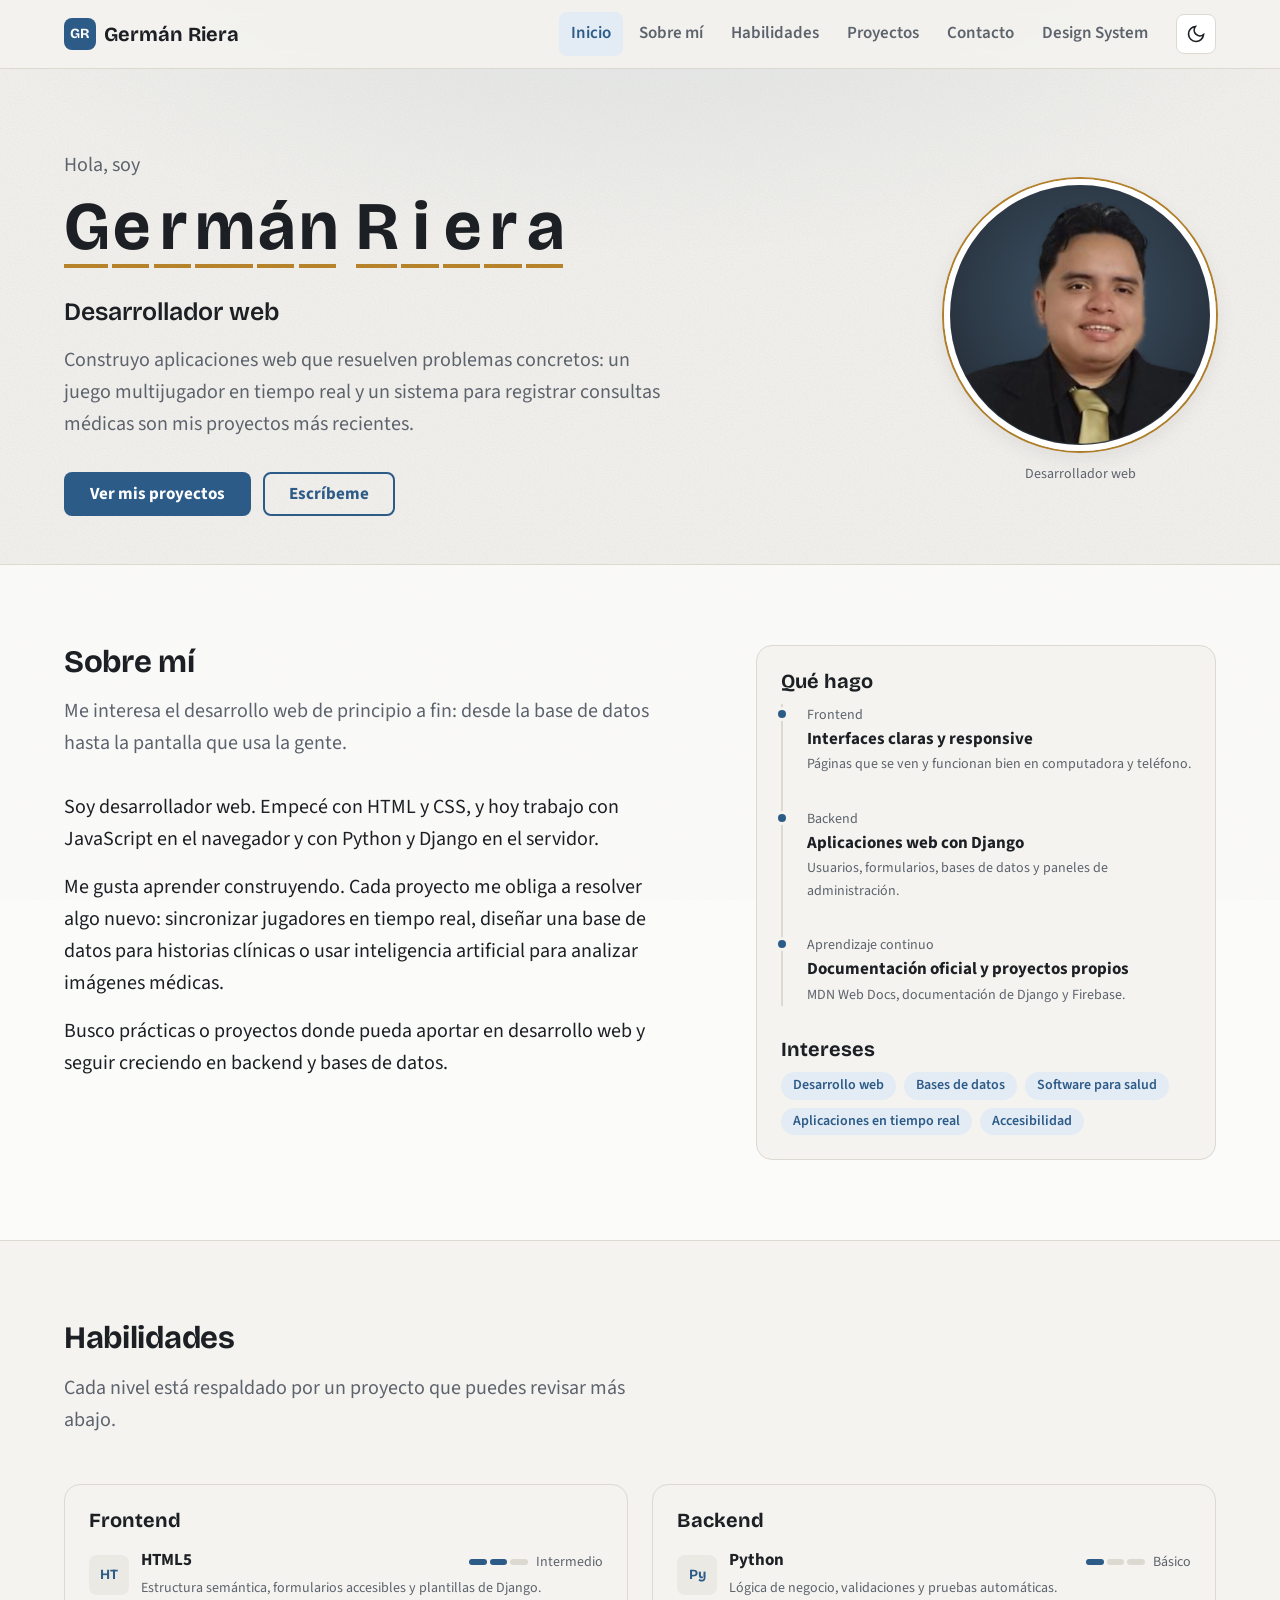
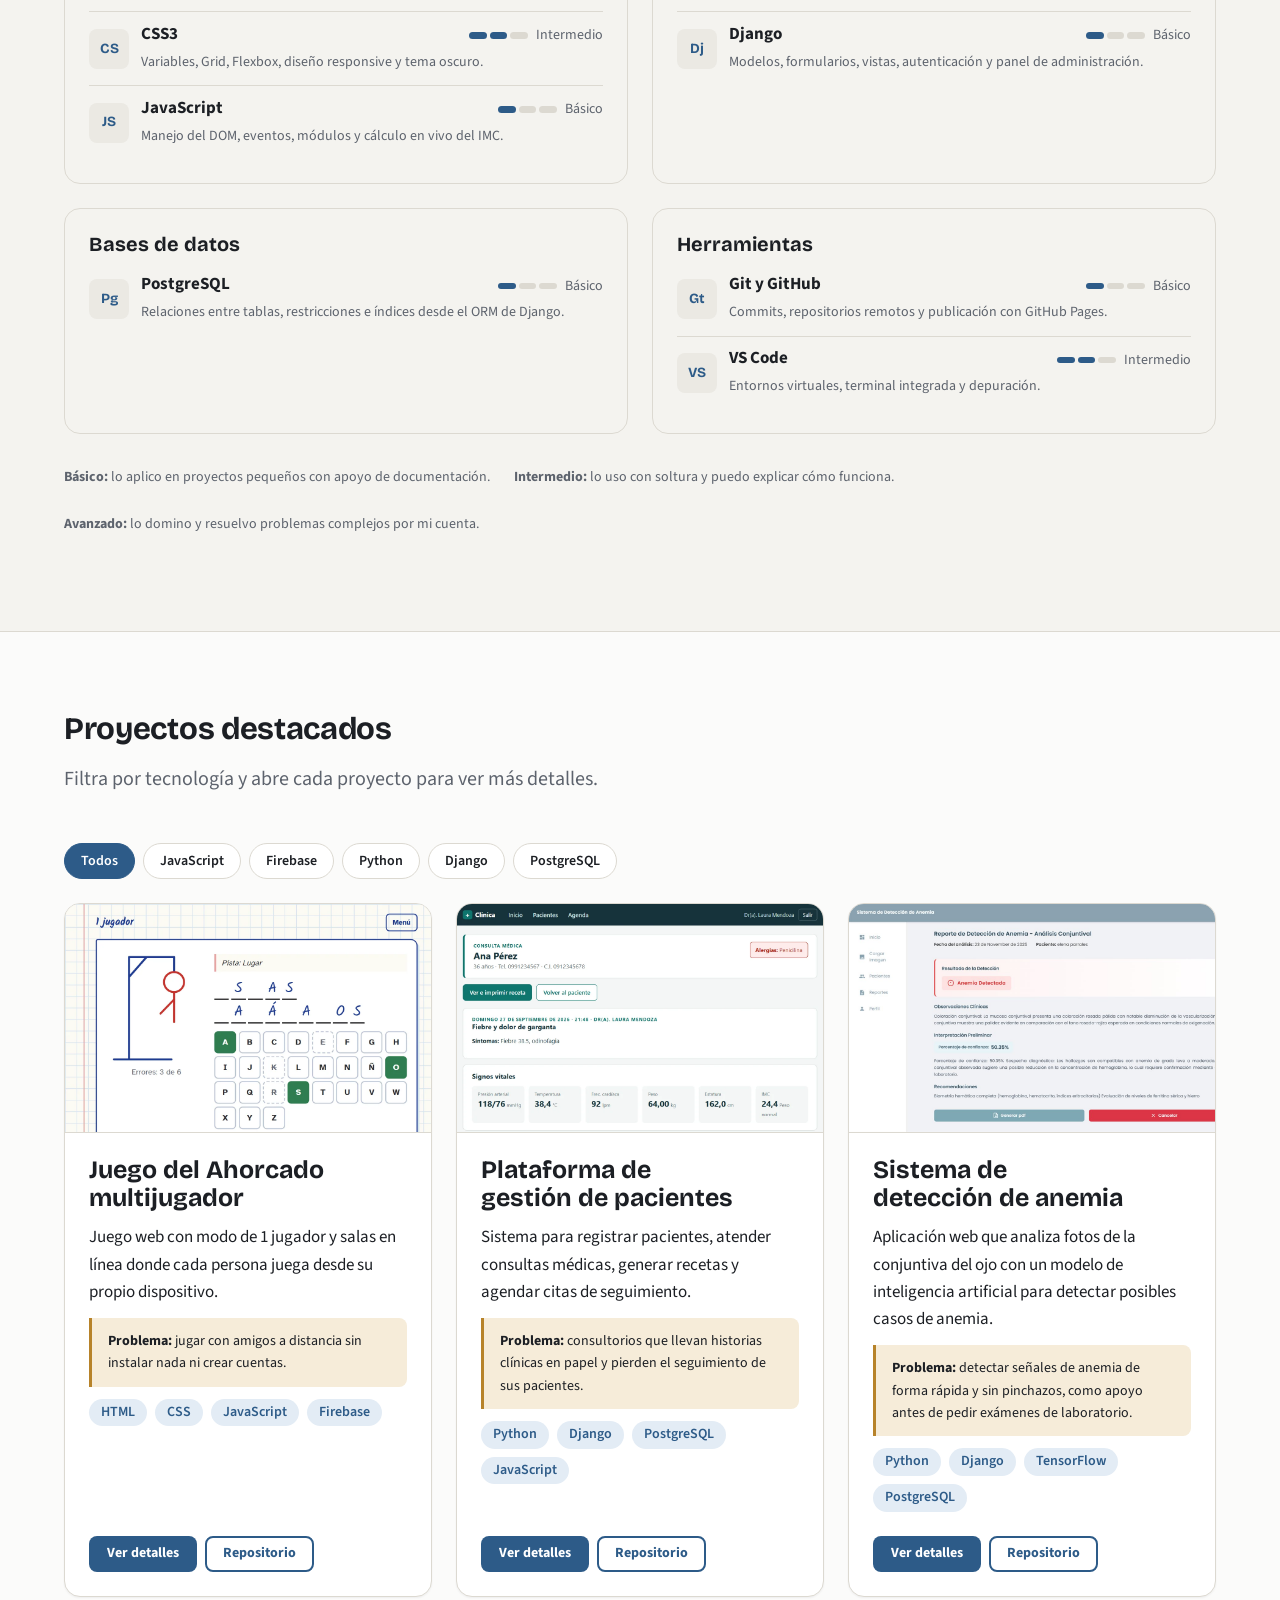
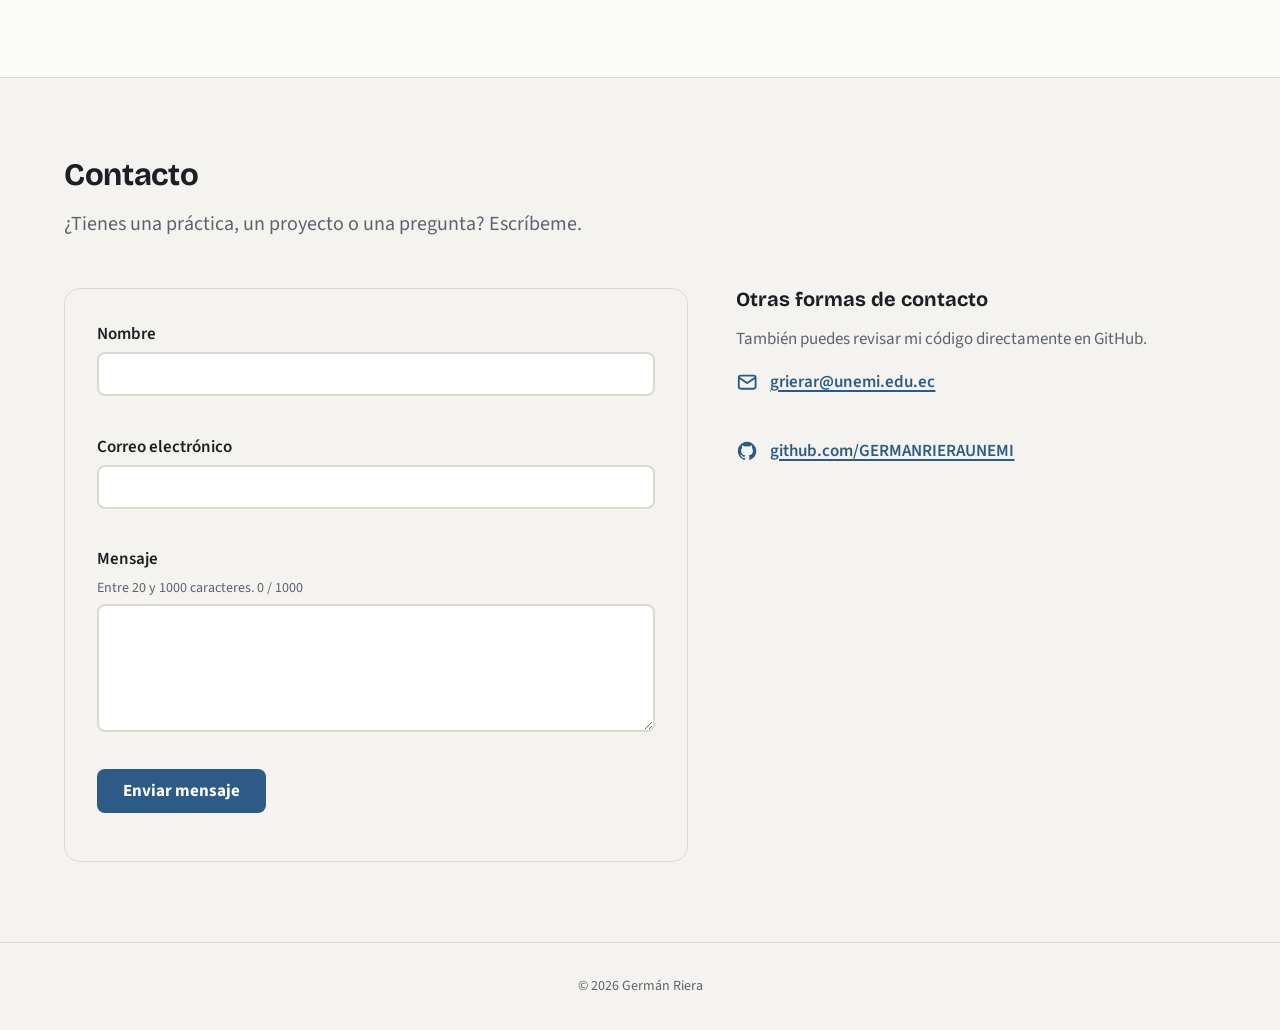
<file: index.html>
<!DOCTYPE html>
<html lang="es">
<head>
  <meta charset="UTF-8">
  <meta name="viewport" content="width=device-width, initial-scale=1">
  <title>Germán Riera · Desarrollador web</title>
  <meta name="description" content="Portafolio de Germán Riera, desarrollador web. Proyectos con HTML, CSS, JavaScript, Python y Django.">
  <link rel="icon" href="assets/img/favicon.svg" type="image/svg+xml">

  <link rel="preconnect" href="https://fonts.googleapis.com">
  <link rel="preconnect" href="https://fonts.gstatic.com" crossorigin>
  <link href="https://fonts.googleapis.com/css2?family=Bricolage+Grotesque:opsz,wght@12..96,600;12..96,700&family=Source+Sans+3:wght@400;600;700&display=swap" rel="stylesheet">

  <link rel="stylesheet" href="css/tokens.css">
  <link rel="stylesheet" href="css/base.css">
  <link rel="stylesheet" href="css/components.css">
  <link rel="stylesheet" href="css/layout.css">

  <script src="js/tema-inicial.js"></script>
  <script src="js/tema.js" defer></script>
  <script src="js/navegacion.js" defer></script>
  <script src="js/hero.js" defer></script>
  <script src="js/proyectos.js" defer></script>
  <script src="js/formulario.js" defer></script>
</head>
<body>
  <a class="skip-link" href="#contenido">Saltar al contenido</a>

  <header class="navbar">
    <nav class="navbar__inner container" aria-label="Principal">
      <a class="navbar__brand" href="#inicio">
        <span class="navbar__brand-mark" aria-hidden="true">GR</span>
        Germán Riera
      </a>

      <ul class="navbar__links" id="menu-principal">
        <li><a class="navbar__link" href="#inicio">Inicio</a></li>
        <li><a class="navbar__link" href="#sobre-mi">Sobre mí</a></li>
        <li><a class="navbar__link" href="#habilidades">Habilidades</a></li>
        <li><a class="navbar__link" href="#proyectos">Proyectos</a></li>
        <li><a class="navbar__link" href="#contacto">Contacto</a></li>
        <li><a class="navbar__link" href="design-system.html">Design System</a></li>
      </ul>

      <button class="btn-icon theme-toggle" type="button" aria-label="Cambiar a tema oscuro" data-theme-toggle>
        <svg class="icon-moon" viewBox="0 0 24 24" fill="none" stroke="currentColor" stroke-width="2" aria-hidden="true"><path d="M21 12.8A9 9 0 1 1 11.2 3a7 7 0 0 0 9.8 9.8z"/></svg>
        <svg class="icon-sun" viewBox="0 0 24 24" fill="none" stroke="currentColor" stroke-width="2" aria-hidden="true"><circle cx="12" cy="12" r="4"/><path d="M12 2v2M12 20v2M4.9 4.9l1.4 1.4M17.7 17.7l1.4 1.4M2 12h2M20 12h2M4.9 19.1l1.4-1.4M17.7 6.3l1.4-1.4"/></svg>
      </button>

      <button class="btn-icon navbar__toggle" type="button" aria-label="Abrir menú" aria-expanded="false" aria-controls="menu-principal" data-menu-toggle>
        <svg viewBox="0 0 24 24" fill="none" stroke="currentColor" stroke-width="2" aria-hidden="true"><path d="M4 7h16M4 12h16M4 17h16"/></svg>
      </button>
    </nav>
  </header>

  <main id="contenido">

    <section class="hero" id="inicio" aria-labelledby="titulo-inicio">
      <div class="hero__grid container">
        <div>
          <p class="hero__greeting">Hola, soy</p>
          <h1 class="hero__name" id="titulo-inicio" data-reveal-name>Germán Riera</h1>
          <p class="hero__role">Desarrollador web</p>
          <p class="hero__intro">
            Construyo aplicaciones web que resuelven problemas concretos: un juego multijugador
            en tiempo real y un sistema para registrar consultas médicas son mis proyectos más recientes.
          </p>
          <div class="hero__actions">
            <a class="btn btn--primary" href="#proyectos">Ver mis proyectos</a>
            <a class="btn btn--secondary" href="#contacto">Escríbeme</a>
          </div>
        </div>

        <figure class="avatar">
          <img class="avatar__image" src="assets/img/foto-perfil.jpg" alt="Germán Riera, de traje negro y corbata dorada, sonriendo" width="400" height="400">
          <figcaption class="avatar__caption">Desarrollador web</figcaption>
        </figure>
      </div>
    </section>

    <section class="section section--alt" id="sobre-mi" aria-labelledby="titulo-sobre-mi">
      <div class="container">
        <div class="about__grid">
          <div class="about__text">
            <header class="section__header">
              <h2 id="titulo-sobre-mi">Sobre mí</h2>
              <p>Me interesa el desarrollo web de principio a fin: desde la base de datos hasta la pantalla que usa la gente.</p>
            </header>

            <p>
              Soy desarrollador web. Empecé con HTML y CSS, y hoy trabajo con JavaScript en el navegador
              y con Python y Django en el servidor.
            </p>
            <p>
              Me gusta aprender construyendo. Cada proyecto me obliga a resolver algo nuevo: sincronizar
              jugadores en tiempo real, diseñar una base de datos para historias clínicas o usar
              inteligencia artificial para analizar imágenes médicas.
            </p>
            <p>
              Busco prácticas o proyectos donde pueda aportar en desarrollo web y seguir creciendo
              en backend y bases de datos.
            </p>
          </div>

          <aside class="about__aside" aria-label="Qué hago e intereses">
            <h3>Qué hago</h3>
            <ol class="timeline">
              <li class="timeline__item">
                <span class="timeline__period">Frontend</span>
                <p class="timeline__title">Interfaces claras y responsive</p>
                <p class="text-muted text-small">Páginas que se ven y funcionan bien en computadora y teléfono.</p>
              </li>
              <li class="timeline__item">
                <span class="timeline__period">Backend</span>
                <p class="timeline__title">Aplicaciones web con Django</p>
                <p class="text-muted text-small">Usuarios, formularios, bases de datos y paneles de administración.</p>
              </li>
              <li class="timeline__item">
                <span class="timeline__period">Aprendizaje continuo</span>
                <p class="timeline__title">Documentación oficial y proyectos propios</p>
                <p class="text-muted text-small">MDN Web Docs, documentación de Django y Firebase.</p>
              </li>
            </ol>

            <h3>Intereses</h3>
            <ul class="badge-list">
              <li class="badge">Desarrollo web</li>
              <li class="badge">Bases de datos</li>
              <li class="badge">Software para salud</li>
              <li class="badge">Aplicaciones en tiempo real</li>
              <li class="badge">Accesibilidad</li>
            </ul>
          </aside>
        </div>
      </div>
    </section>

    <section class="section" id="habilidades" aria-labelledby="titulo-habilidades">
      <div class="container">
        <header class="section__header">
          <h2 id="titulo-habilidades">Habilidades</h2>
          <p>Cada nivel está respaldado por un proyecto que puedes revisar más abajo.</p>
        </header>

        <div class="skills__grid">
          <article class="skills__group">
            <h3>Frontend</h3>
            <ul class="skills__list">
              <li class="skill">
                <span class="skill__icon" aria-hidden="true">HT</span>
                <div class="skill__header">
                  <h4 class="skill__name">HTML5</h4>
                  <span class="level" data-level="2"><span class="level__bar" aria-hidden="true"><span></span><span></span><span></span></span>Intermedio</span>
                </div>
                <p class="skill__description">Estructura semántica, formularios accesibles y plantillas de Django.</p>
              </li>
              <li class="skill">
                <span class="skill__icon" aria-hidden="true">CS</span>
                <div class="skill__header">
                  <h4 class="skill__name">CSS3</h4>
                  <span class="level" data-level="2"><span class="level__bar" aria-hidden="true"><span></span><span></span><span></span></span>Intermedio</span>
                </div>
                <p class="skill__description">Variables, Grid, Flexbox, diseño responsive y tema oscuro.</p>
              </li>
              <li class="skill">
                <span class="skill__icon" aria-hidden="true">JS</span>
                <div class="skill__header">
                  <h4 class="skill__name">JavaScript</h4>
                  <span class="level" data-level="1"><span class="level__bar" aria-hidden="true"><span></span><span></span><span></span></span>Básico</span>
                </div>
                <p class="skill__description">Manejo del DOM, eventos, módulos y cálculo en vivo del IMC.</p>
              </li>
            </ul>
          </article>

          <article class="skills__group">
            <h3>Backend</h3>
            <ul class="skills__list">
              <li class="skill">
                <span class="skill__icon" aria-hidden="true">Py</span>
                <div class="skill__header">
                  <h4 class="skill__name">Python</h4>
                  <span class="level" data-level="1"><span class="level__bar" aria-hidden="true"><span></span><span></span><span></span></span>Básico</span>
                </div>
                <p class="skill__description">Lógica de negocio, validaciones y pruebas automáticas.</p>
              </li>
              <li class="skill">
                <span class="skill__icon" aria-hidden="true">Dj</span>
                <div class="skill__header">
                  <h4 class="skill__name">Django</h4>
                  <span class="level" data-level="1"><span class="level__bar" aria-hidden="true"><span></span><span></span><span></span></span>Básico</span>
                </div>
                <p class="skill__description">Modelos, formularios, vistas, autenticación y panel de administración.</p>
              </li>
            </ul>
          </article>

          <article class="skills__group">
            <h3>Bases de datos</h3>
            <ul class="skills__list">
              <li class="skill">
                <span class="skill__icon" aria-hidden="true">Pg</span>
                <div class="skill__header">
                  <h4 class="skill__name">PostgreSQL</h4>
                  <span class="level" data-level="1"><span class="level__bar" aria-hidden="true"><span></span><span></span><span></span></span>Básico</span>
                </div>
                <p class="skill__description">Relaciones entre tablas, restricciones e índices desde el ORM de Django.</p>
              </li>
            </ul>
          </article>

          <article class="skills__group">
            <h3>Herramientas</h3>
            <ul class="skills__list">
              <li class="skill">
                <span class="skill__icon" aria-hidden="true">Gt</span>
                <div class="skill__header">
                  <h4 class="skill__name">Git y GitHub</h4>
                  <span class="level" data-level="1"><span class="level__bar" aria-hidden="true"><span></span><span></span><span></span></span>Básico</span>
                </div>
                <p class="skill__description">Commits, repositorios remotos y publicación con GitHub Pages.</p>
              </li>
              <li class="skill">
                <span class="skill__icon" aria-hidden="true">VS</span>
                <div class="skill__header">
                  <h4 class="skill__name">VS Code</h4>
                  <span class="level" data-level="2"><span class="level__bar" aria-hidden="true"><span></span><span></span><span></span></span>Intermedio</span>
                </div>
                <p class="skill__description">Entornos virtuales, terminal integrada y depuración.</p>
              </li>
            </ul>
          </article>
        </div>

        <p class="skills__legend">
          <span><strong>Básico:</strong> lo aplico en proyectos pequeños con apoyo de documentación.</span>
          <span><strong>Intermedio:</strong> lo uso con soltura y puedo explicar cómo funciona.</span>
          <span><strong>Avanzado:</strong> lo domino y resuelvo problemas complejos por mi cuenta.</span>
        </p>
      </div>
    </section>

    <section class="section section--alt" id="proyectos" aria-labelledby="titulo-proyectos">
      <div class="container">
        <header class="section__header">
          <h2 id="titulo-proyectos">Proyectos destacados</h2>
          <p>Filtra por tecnología y abre cada proyecto para ver más detalles.</p>
        </header>

        <div class="filters" role="group" aria-label="Filtrar proyectos por tecnología">
          <button class="chip" type="button" data-filter="todos" aria-pressed="true">Todos</button>
          <button class="chip" type="button" data-filter="javascript" aria-pressed="false">JavaScript</button>
          <button class="chip" type="button" data-filter="firebase" aria-pressed="false">Firebase</button>
          <button class="chip" type="button" data-filter="python" aria-pressed="false">Python</button>
          <button class="chip" type="button" data-filter="django" aria-pressed="false">Django</button>
          <button class="chip" type="button" data-filter="postgresql" aria-pressed="false">PostgreSQL</button>
        </div>
        <p class="sr-only" aria-live="polite" data-filter-status></p>

        <div class="projects__grid">

          <article class="card" data-tech="html css javascript firebase">
            <figure class="card__media">
              <img src="assets/img/proyecto-ahorcado.webp" alt="Partida del juego del ahorcado en modo 1 jugador, con la pista Lugar, letras acertadas y 3 errores de 6" width="1200" height="750" loading="lazy">
            </figure>
            <div class="card__body">
              <h3 class="card__title">Juego del Ahorcado multijugador</h3>
              <p class="card__text">Juego web con modo de 1 jugador y salas en línea donde cada persona juega desde su propio dispositivo.</p>
              <p class="card__problem"><strong>Problema:</strong> jugar con amigos a distancia sin instalar nada ni crear cuentas.</p>
              <ul class="badge-list" aria-label="Tecnologías">
                <li class="badge">HTML</li>
                <li class="badge">CSS</li>
                <li class="badge">JavaScript</li>
                <li class="badge">Firebase</li>
              </ul>
              <div class="card__actions">
                <button class="btn btn--primary btn--small" type="button" data-open-project>Ver detalles</button>
                <a class="btn btn--secondary btn--small" href="https://github.com/GERMANRIERAUNEMI/Juego-del-Ahorcado" target="_blank" rel="noopener">Repositorio</a>
              </div>
            </div>
            <template class="card__detail">
              <p>
                Tiene dos modos. En <strong>1 jugador</strong> se adivinan palabras al azar, con puntos,
                rachas y un récord guardado en el dispositivo. En <strong>2 jugadores</strong> se crea una
                sala con un código de 4 letras y todos ven las jugadas al instante.
              </p>
              <h4>Qué resuelve</h4>
              <p>Permite jugar con amigos que están en otro lugar, solo abriendo un enlace, sin descargar aplicaciones ni registrarse.</p>
              <h4>Lo que aprendí</h4>
              <ul>
                <li>Separar el código en capas: reglas del juego, servicios de datos e interfaz.</li>
                <li>Sincronizar datos en tiempo real con Firestore y proteger la base con reglas de seguridad.</li>
                <li>Escribir pruebas automáticas para la lógica del juego.</li>
              </ul>
            </template>
          </article>

          <article class="card" data-tech="python django postgresql javascript html css">
            <figure class="card__media">
              <img src="assets/img/proyecto-clinica.webp" alt="Detalle de una consulta médica con datos del paciente, alerta de alergias, síntomas y signos vitales con el IMC" width="1200" height="750" loading="lazy">
            </figure>
            <div class="card__body">
              <h3 class="card__title">Plataforma de gestión de pacientes</h3>
              <p class="card__text">Sistema para registrar pacientes, atender consultas médicas, generar recetas y agendar citas de seguimiento.</p>
              <p class="card__problem"><strong>Problema:</strong> consultorios que llevan historias clínicas en papel y pierden el seguimiento de sus pacientes.</p>
              <ul class="badge-list" aria-label="Tecnologías">
                <li class="badge">Python</li>
                <li class="badge">Django</li>
                <li class="badge">PostgreSQL</li>
                <li class="badge">JavaScript</li>
              </ul>
              <div class="card__actions">
                <button class="btn btn--primary btn--small" type="button" data-open-project>Ver detalles</button>
                <a class="btn btn--secondary btn--small" href="https://github.com/GERMANRIERAUNEMI/plataforma-de-gestion-de-pacientes" target="_blank" rel="noopener">Repositorio</a>
              </div>
            </div>
            <template class="card__detail">
              <p>
                El doctor busca al paciente, abre una consulta y registra síntomas, signos vitales,
                diagnóstico y receta. El IMC se calcula en vivo mientras escribe el peso y la estatura,
                y al final puede agendar una cita de seguimiento.
              </p>
              <h4>Qué resuelve</h4>
              <p>Centraliza el historial de cada paciente, muestra sus alergias antes de recetar y organiza la agenda de citas.</p>
              <h4>Lo que aprendí</h4>
              <ul>
                <li>Diseñar modelos relacionados en Django: pacientes, consultas, medicamentos y citas.</li>
                <li>Guardar varios formularios en una sola transacción para no dejar datos a medias.</li>
                <li>Proteger contraseñas con variables de entorno antes de subir el código a GitHub.</li>
              </ul>
              <p class="text-muted text-small">Este proyecto necesita un servidor con Python, por eso no tiene una versión publicada en GitHub Pages.</p>
            </template>
          </article>

          <article class="card" data-tech="python django tensorflow postgresql javascript html css">
            <figure class="card__media">
              <img src="assets/img/proyecto-anemia.jpg" alt="Reporte de un análisis conjuntival con el resultado Anemia Detectada, observaciones clínicas y porcentaje de confianza" width="1200" height="750" loading="lazy">
            </figure>
            <div class="card__body">
              <h3 class="card__title">Sistema de detección de anemia</h3>
              <p class="card__text">Aplicación web que analiza fotos de la conjuntiva del ojo con un modelo de inteligencia artificial para detectar posibles casos de anemia.</p>
              <p class="card__problem"><strong>Problema:</strong> detectar señales de anemia de forma rápida y sin pinchazos, como apoyo antes de pedir exámenes de laboratorio.</p>
              <ul class="badge-list" aria-label="Tecnologías">
                <li class="badge">Python</li>
                <li class="badge">Django</li>
                <li class="badge">TensorFlow</li>
                <li class="badge">PostgreSQL</li>
              </ul>
              <div class="card__actions">
                <button class="btn btn--primary btn--small" type="button" data-open-project>Ver detalles</button>
                <a class="btn btn--secondary btn--small" href="https://github.com/GERMANRIERAUNEMI/Sistema-de-Detecci-n-de-Anemia" target="_blank" rel="noopener">Repositorio</a>
              </div>
            </div>
            <template class="card__detail">
              <p>
                El médico registra al paciente, sube una foto de la conjuntiva palpebral y el sistema la
                procesa con un modelo de TensorFlow. El resultado indica si hay sospecha de anemia, con su
                porcentaje de confianza, observaciones y recomendaciones, y se puede descargar en PDF.
              </p>
              <h4>Qué resuelve</h4>
              <p>Ofrece una primera evaluación no invasiva y guarda el historial de análisis y reportes de cada paciente.</p>
              <h4>Lo que aprendí</h4>
              <ul>
                <li>Cargar un modelo de aprendizaje automático y usarlo desde una vista de Django.</li>
                <li>Preparar las imágenes antes de analizarlas: convertir a RGB y redimensionar.</li>
                <li>Separar el proyecto en apps: pacientes y análisis por un lado, autenticación y perfiles por otro.</li>
                <li>Generar reportes en PDF con ReportLab.</li>
              </ul>
              <p class="text-muted text-small">Los resultados son orientativos y no sustituyen la valoración de un profesional de la salud.</p>
            </template>
          </article>
        </div>

        <p class="projects__empty" data-projects-empty hidden>No hay proyectos con esa tecnología todavía.</p>
      </div>
    </section>

    <section class="section" id="contacto" aria-labelledby="titulo-contacto">
      <div class="container">
        <header class="section__header">
          <h2 id="titulo-contacto">Contacto</h2>
          <p>¿Tienes una práctica, un proyecto o una pregunta? Escríbeme.</p>
        </header>

        <div class="contact__grid">
          <form class="contact__form" novalidate data-contact-form data-email="grierar@unemi.edu.ec">
            <div class="field">
              <label class="field__label" for="nombre">Nombre</label>
              <input class="input" id="nombre" name="nombre" type="text" autocomplete="name" required minlength="3" maxlength="80" aria-describedby="error-nombre">
              <span class="field__error" id="error-nombre" aria-live="polite"></span>
            </div>

            <div class="field">
              <label class="field__label" for="email">Correo electrónico</label>
              <input class="input" id="email" name="email" type="email" autocomplete="email" required maxlength="120" aria-describedby="error-email">
              <span class="field__error" id="error-email" aria-live="polite"></span>
            </div>

            <div class="field">
              <label class="field__label" for="mensaje">Mensaje</label>
              <span class="field__hint" id="ayuda-mensaje">Entre 20 y 1000 caracteres. <span data-char-count>0 / 1000</span></span>
              <textarea class="textarea" id="mensaje" name="mensaje" required minlength="20" maxlength="1000" aria-describedby="ayuda-mensaje error-mensaje"></textarea>
              <span class="field__error" id="error-mensaje" aria-live="polite"></span>
            </div>

            <input type="text" name="_honey" tabindex="-1" autocomplete="off" aria-hidden="true" style="display:none">

            <button class="btn btn--primary" type="submit">Enviar mensaje</button>
            <p class="form-status" role="status" data-form-status></p>
          </form>

          <aside aria-labelledby="titulo-otras-vias">
            <h3 id="titulo-otras-vias">Otras formas de contacto</h3>
            <p class="text-muted">También puedes revisar mi código directamente en GitHub.</p>
            <ul class="contact__links">
              <li>
                <button class="contact__copy" type="button" data-copy-email="grierar@unemi.edu.ec">
                  <svg viewBox="0 0 24 24" fill="none" stroke="currentColor" stroke-width="2" aria-hidden="true"><rect x="3" y="5" width="18" height="14" rx="2"/><path d="m3 7 9 6 9-6"/></svg>
                  grierar@unemi.edu.ec
                </button>
                <span class="contact__copy-status" role="status" data-copy-status></span>
              </li>
              <li>
                <a href="https://github.com/GERMANRIERAUNEMI" target="_blank" rel="noopener">
                  <svg viewBox="0 0 24 24" fill="currentColor" aria-hidden="true"><path d="M12 2a10 10 0 0 0-3.2 19.5c.5.1.7-.2.7-.5v-1.7c-2.8.6-3.4-1.3-3.4-1.3-.5-1.2-1.1-1.5-1.1-1.5-.9-.6.1-.6.1-.6 1 .1 1.5 1 1.5 1 .9 1.5 2.3 1.1 2.9.8.1-.6.3-1.1.6-1.3-2.2-.3-4.6-1.1-4.6-5a3.9 3.9 0 0 1 1-2.7 3.6 3.6 0 0 1 .1-2.7s.8-.3 2.7 1a9.4 9.4 0 0 1 5 0c1.9-1.3 2.7-1 2.7-1 .5 1.4.2 2.4.1 2.7a3.9 3.9 0 0 1 1 2.7c0 3.9-2.4 4.7-4.6 5 .4.3.7.9.7 1.9V21c0 .3.2.6.7.5A10 10 0 0 0 12 2z"/></svg>
                  github.com/GERMANRIERAUNEMI
                </a>
              </li>
            </ul>
          </aside>
        </div>
      </div>
    </section>
  </main>

  <footer class="footer">
    <div class="footer__inner container">
      <p>© <span data-year>2026</span> Germán Riera</p>
    </div>
  </footer>

  <dialog class="modal" aria-labelledby="modal-titulo" data-project-modal>
    <header class="modal__header">
      <h3 class="modal__title" id="modal-titulo"></h3>
      <button class="btn-icon" type="button" aria-label="Cerrar" data-close-modal>
        <svg viewBox="0 0 24 24" fill="none" stroke="currentColor" stroke-width="2" aria-hidden="true"><path d="M6 6l12 12M18 6 6 18"/></svg>
      </button>
    </header>
    <div class="modal__body" data-modal-body></div>
  </dialog>

  <button class="btn-icon back-to-top" type="button" aria-label="Volver al inicio" data-back-to-top>
    <svg viewBox="0 0 24 24" fill="none" stroke="currentColor" stroke-width="2" aria-hidden="true"><path d="M12 19V5M5 12l7-7 7 7"/></svg>
  </button>
</body>
</html>
</file>
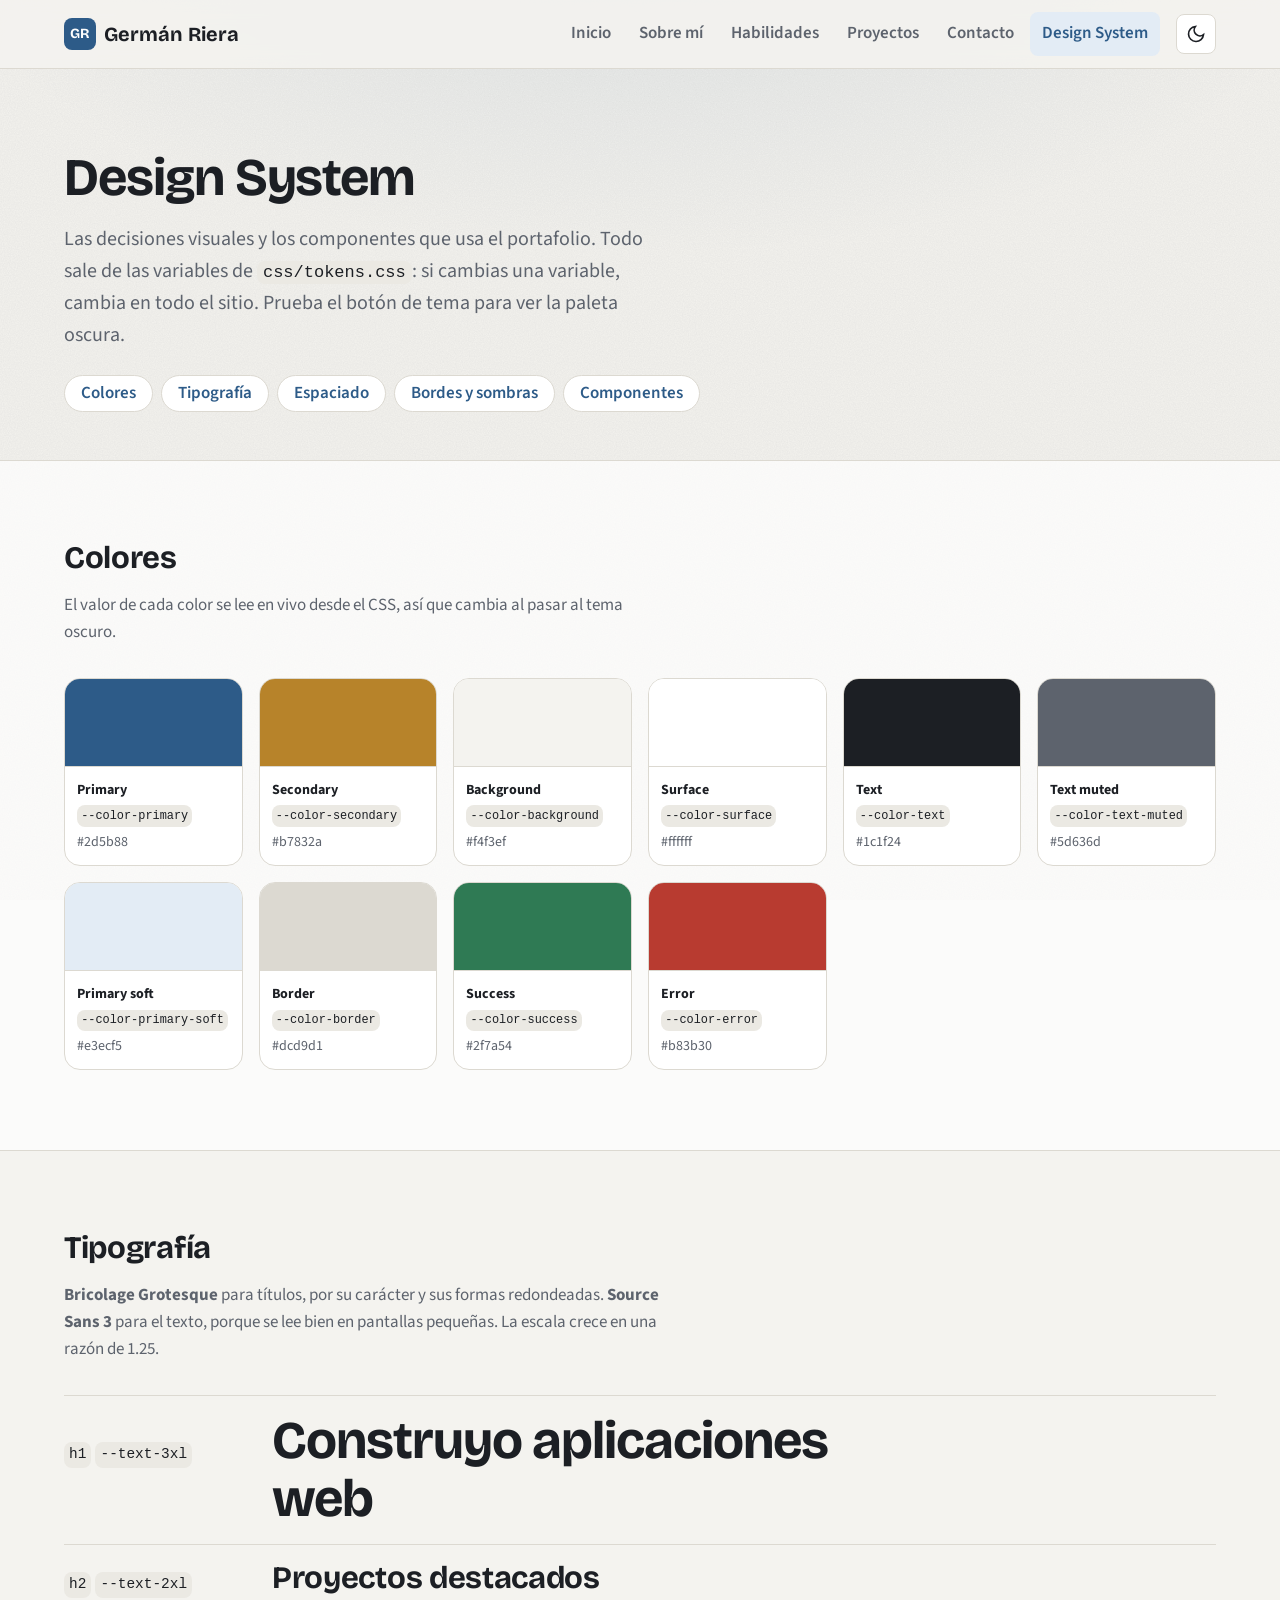
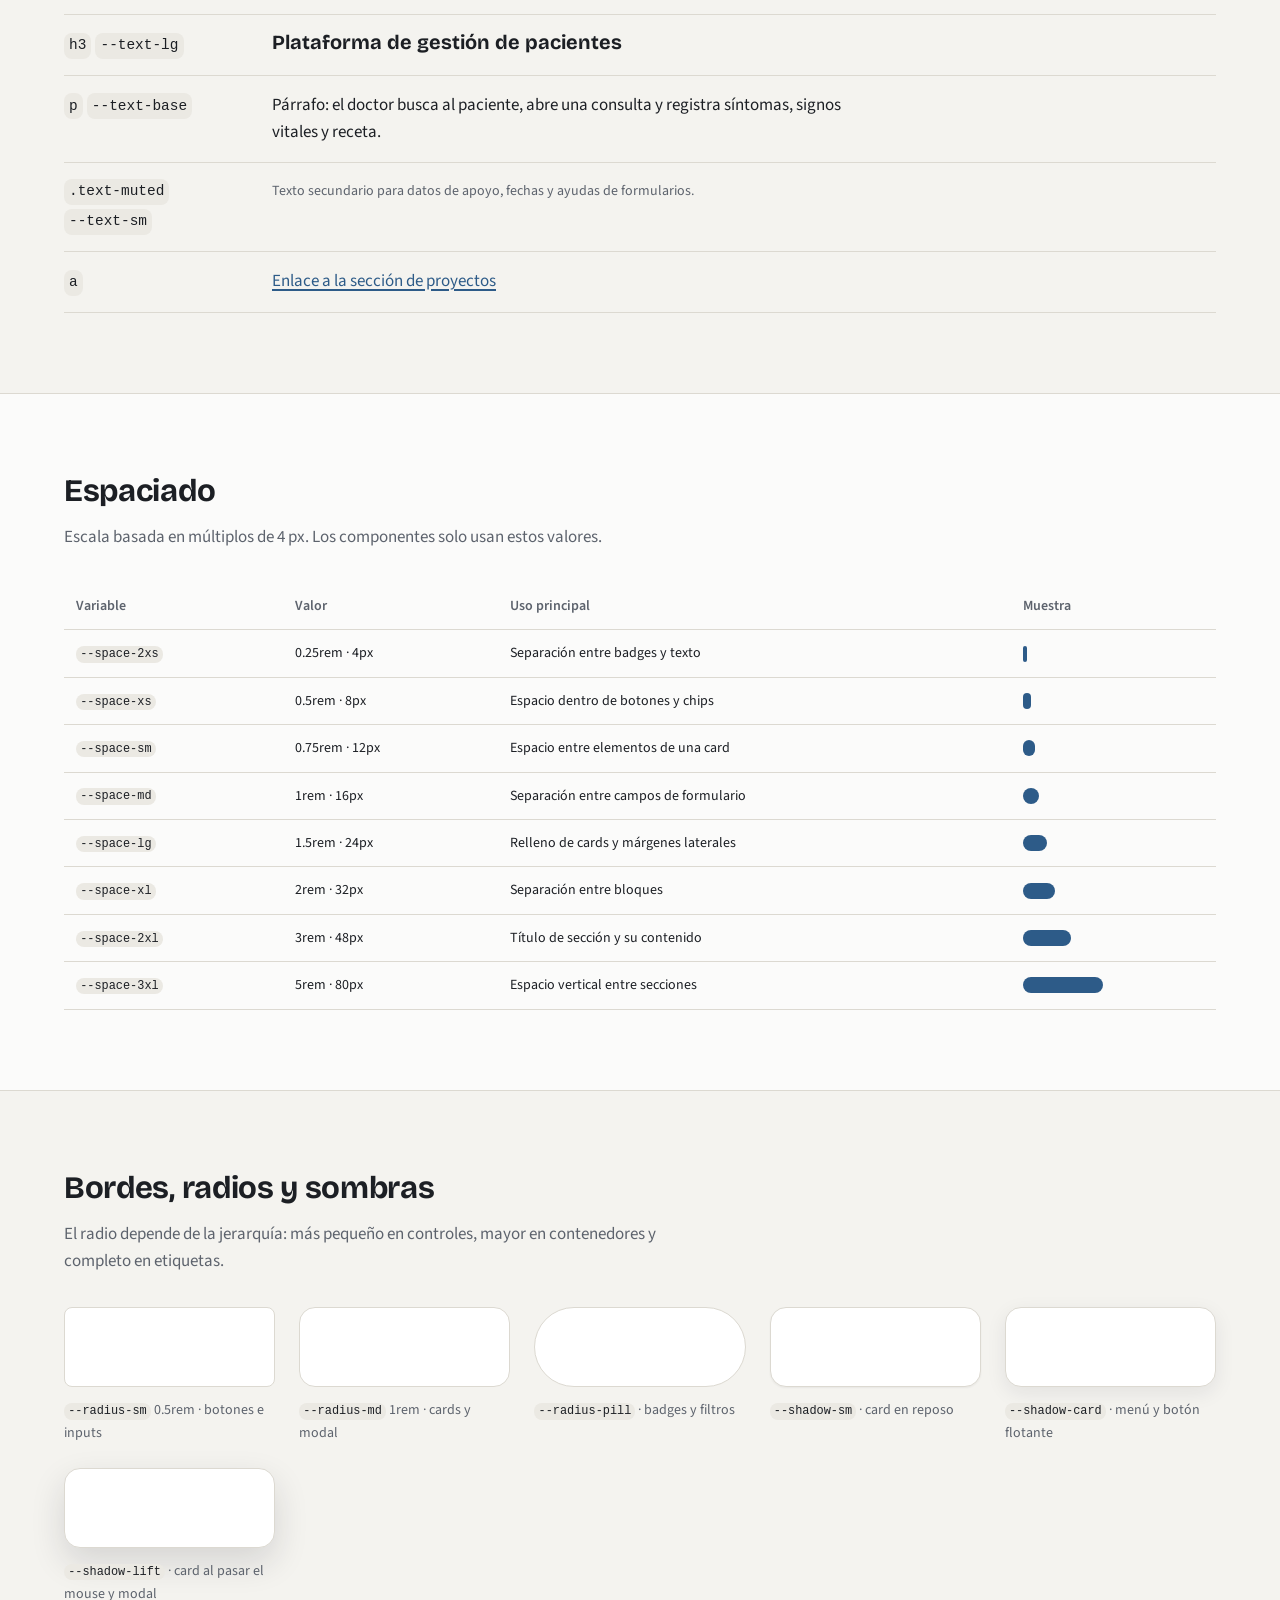
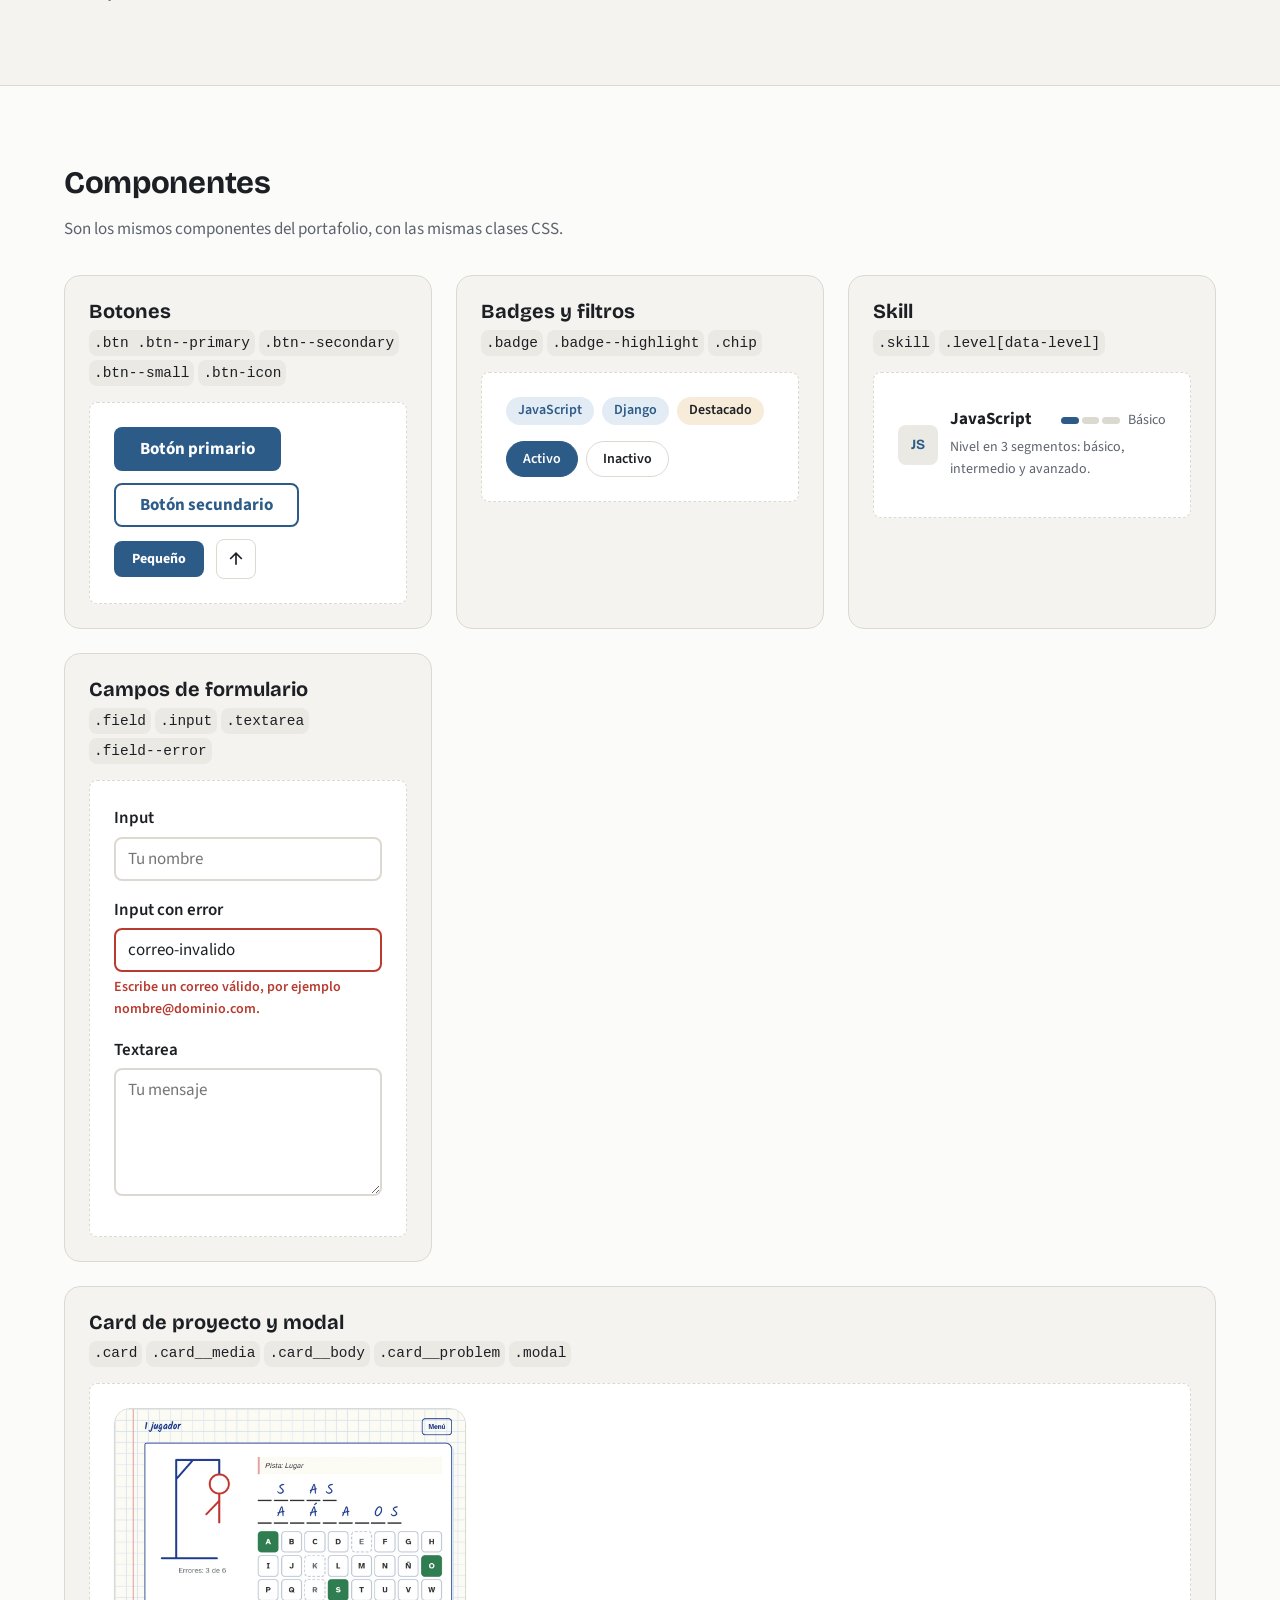
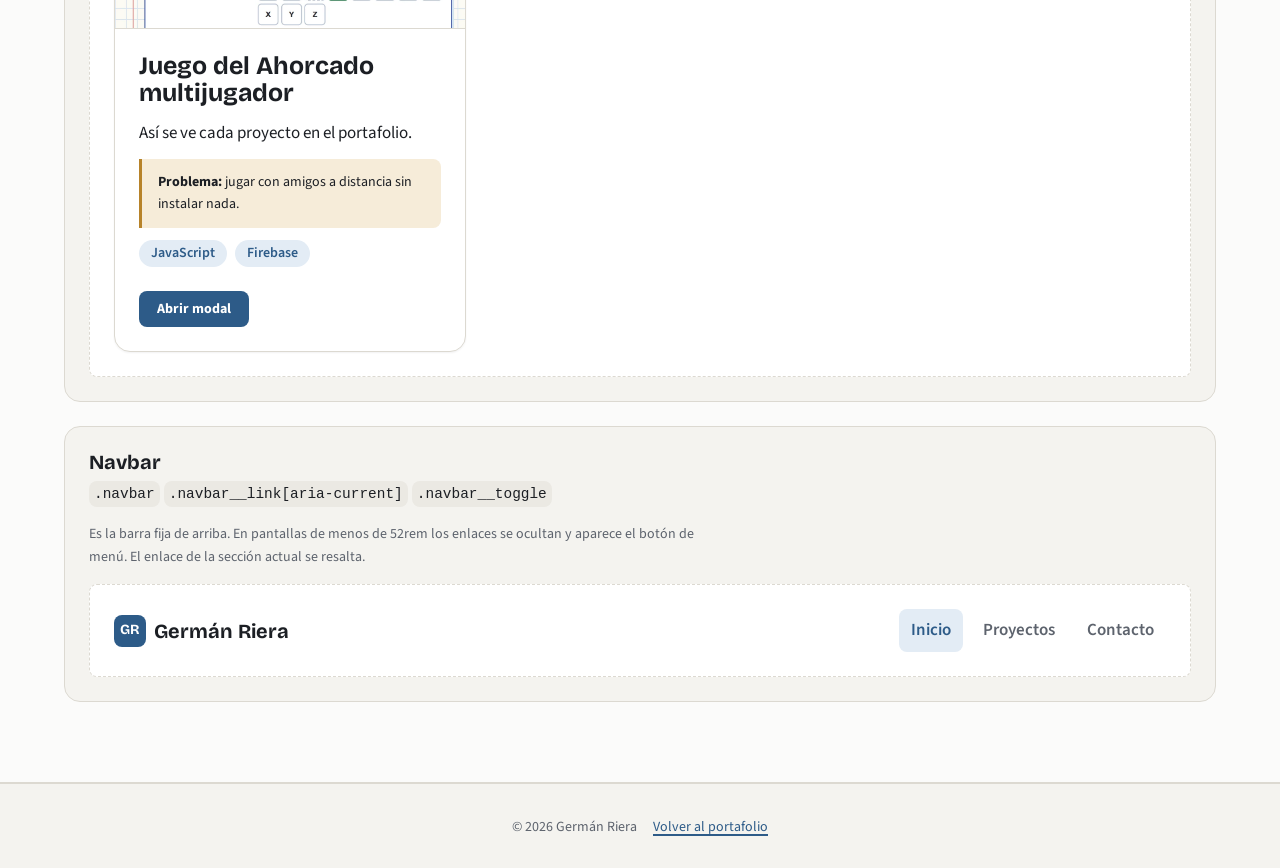
<file: design-system.html>
<!DOCTYPE html>
<html lang="es">
<head>
  <meta charset="UTF-8">
  <meta name="viewport" content="width=device-width, initial-scale=1">
  <title>Design System · Germán Riera</title>
  <meta name="description" content="Colores, tipografía, espaciados y componentes reutilizables del portafolio de Germán Riera.">
  <link rel="icon" href="assets/img/favicon.svg" type="image/svg+xml">

  <link rel="preconnect" href="https://fonts.googleapis.com">
  <link rel="preconnect" href="https://fonts.gstatic.com" crossorigin>
  <link href="https://fonts.googleapis.com/css2?family=Bricolage+Grotesque:opsz,wght@12..96,600;12..96,700&family=Source+Sans+3:wght@400;600;700&display=swap" rel="stylesheet">

  <link rel="stylesheet" href="css/tokens.css">
  <link rel="stylesheet" href="css/base.css">
  <link rel="stylesheet" href="css/components.css">
  <link rel="stylesheet" href="css/layout.css">
  <link rel="stylesheet" href="css/design-system.css">

  <script src="js/tema-inicial.js"></script>
  <script src="js/tema.js" defer></script>
  <script src="js/navegacion.js" defer></script>
  <script src="js/proyectos.js" defer></script>
  <script src="js/design-system.js" defer></script>
</head>
<body>
  <a class="skip-link" href="#contenido">Saltar al contenido</a>

  <header class="navbar">
    <nav class="navbar__inner container" aria-label="Principal">
      <a class="navbar__brand" href="index.html">
        <span class="navbar__brand-mark" aria-hidden="true">GR</span>
        Germán Riera
      </a>

      <ul class="navbar__links" id="menu-principal">
        <li><a class="navbar__link" href="index.html#inicio">Inicio</a></li>
        <li><a class="navbar__link" href="index.html#sobre-mi">Sobre mí</a></li>
        <li><a class="navbar__link" href="index.html#habilidades">Habilidades</a></li>
        <li><a class="navbar__link" href="index.html#proyectos">Proyectos</a></li>
        <li><a class="navbar__link" href="index.html#contacto">Contacto</a></li>
        <li><a class="navbar__link" href="design-system.html" aria-current="page">Design System</a></li>
      </ul>

      <button class="btn-icon theme-toggle" type="button" aria-label="Cambiar a tema oscuro" data-theme-toggle>
        <svg class="icon-moon" viewBox="0 0 24 24" fill="none" stroke="currentColor" stroke-width="2" aria-hidden="true"><path d="M21 12.8A9 9 0 1 1 11.2 3a7 7 0 0 0 9.8 9.8z"/></svg>
        <svg class="icon-sun" viewBox="0 0 24 24" fill="none" stroke="currentColor" stroke-width="2" aria-hidden="true"><circle cx="12" cy="12" r="4"/><path d="M12 2v2M12 20v2M4.9 4.9l1.4 1.4M17.7 17.7l1.4 1.4M2 12h2M20 12h2M4.9 19.1l1.4-1.4M17.7 6.3l1.4-1.4"/></svg>
      </button>

      <button class="btn-icon navbar__toggle" type="button" aria-label="Abrir menú" aria-expanded="false" aria-controls="menu-principal" data-menu-toggle>
        <svg viewBox="0 0 24 24" fill="none" stroke="currentColor" stroke-width="2" aria-hidden="true"><path d="M4 7h16M4 12h16M4 17h16"/></svg>
      </button>
    </nav>
  </header>

  <main id="contenido">
    <section class="section ds-intro" aria-labelledby="titulo-ds">
      <div class="container">
        <h1 id="titulo-ds">Design System</h1>
        <p class="hero__intro">
          Las decisiones visuales y los componentes que usa el portafolio. Todo sale de las
          variables de <code>css/tokens.css</code>: si cambias una variable, cambia en todo el sitio.
          Prueba el botón de tema para ver la paleta oscura.
        </p>
        <nav class="ds-toc" aria-label="Contenido de esta página">
          <a href="#colores">Colores</a>
          <a href="#tipografia">Tipografía</a>
          <a href="#espaciado">Espaciado</a>
          <a href="#bordes">Bordes y sombras</a>
          <a href="#componentes">Componentes</a>
        </nav>
      </div>
    </section>

    <section class="section section--alt" id="colores" aria-labelledby="titulo-colores">
      <div class="container">
        <h2 id="titulo-colores">Colores</h2>
        <p class="text-muted">El valor de cada color se lee en vivo desde el CSS, así que cambia al pasar al tema oscuro.</p>

        <div class="swatches">
          <figure class="swatch"><div class="swatch__color" style="--swatch: var(--color-primary)"></div>
            <figcaption><strong>Primary</strong><code>--color-primary</code><span data-token="--color-primary">#2d5b88</span></figcaption></figure>
          <figure class="swatch"><div class="swatch__color" style="--swatch: var(--color-secondary)"></div>
            <figcaption><strong>Secondary</strong><code>--color-secondary</code><span data-token="--color-secondary">#b7832a</span></figcaption></figure>
          <figure class="swatch"><div class="swatch__color" style="--swatch: var(--color-background)"></div>
            <figcaption><strong>Background</strong><code>--color-background</code><span data-token="--color-background">#f4f3ef</span></figcaption></figure>
          <figure class="swatch"><div class="swatch__color" style="--swatch: var(--color-surface)"></div>
            <figcaption><strong>Surface</strong><code>--color-surface</code><span data-token="--color-surface">#ffffff</span></figcaption></figure>
          <figure class="swatch"><div class="swatch__color" style="--swatch: var(--color-text)"></div>
            <figcaption><strong>Text</strong><code>--color-text</code><span data-token="--color-text">#1c1f24</span></figcaption></figure>
          <figure class="swatch"><div class="swatch__color" style="--swatch: var(--color-text-muted)"></div>
            <figcaption><strong>Text muted</strong><code>--color-text-muted</code><span data-token="--color-text-muted">#5d636d</span></figcaption></figure>
          <figure class="swatch"><div class="swatch__color" style="--swatch: var(--color-primary-soft)"></div>
            <figcaption><strong>Primary soft</strong><code>--color-primary-soft</code><span data-token="--color-primary-soft">#e3ecf5</span></figcaption></figure>
          <figure class="swatch"><div class="swatch__color" style="--swatch: var(--color-border)"></div>
            <figcaption><strong>Border</strong><code>--color-border</code><span data-token="--color-border">#dcd9d1</span></figcaption></figure>
          <figure class="swatch"><div class="swatch__color" style="--swatch: var(--color-success)"></div>
            <figcaption><strong>Success</strong><code>--color-success</code><span data-token="--color-success">#2f7a54</span></figcaption></figure>
          <figure class="swatch"><div class="swatch__color" style="--swatch: var(--color-error)"></div>
            <figcaption><strong>Error</strong><code>--color-error</code><span data-token="--color-error">#b83b30</span></figcaption></figure>
        </div>
      </div>
    </section>

    <section class="section" id="tipografia" aria-labelledby="titulo-tipografia">
      <div class="container">
        <h2 id="titulo-tipografia">Tipografía</h2>
        <p class="text-muted">
          <strong>Bricolage Grotesque</strong> para títulos, por su carácter y sus formas redondeadas.
          <strong>Source Sans 3</strong> para el texto, porque se lee bien en pantallas pequeñas.
          La escala crece en una razón de 1.25.
        </p>

        <div class="type-specimens">
          <div class="type-row">
            <span class="type-row__meta"><code>h1</code> <code>--text-3xl</code></span>
            <p class="type-sample type-sample--h1">Construyo aplicaciones web</p>
          </div>
          <div class="type-row">
            <span class="type-row__meta"><code>h2</code> <code>--text-2xl</code></span>
            <p class="type-sample type-sample--h2">Proyectos destacados</p>
          </div>
          <div class="type-row">
            <span class="type-row__meta"><code>h3</code> <code>--text-lg</code></span>
            <p class="type-sample type-sample--h3">Plataforma de gestión de pacientes</p>
          </div>
          <div class="type-row">
            <span class="type-row__meta"><code>p</code> <code>--text-base</code></span>
            <p>Párrafo: el doctor busca al paciente, abre una consulta y registra síntomas, signos vitales y receta.</p>
          </div>
          <div class="type-row">
            <span class="type-row__meta"><code>.text-muted</code> <code>--text-sm</code></span>
            <p class="text-muted text-small">Texto secundario para datos de apoyo, fechas y ayudas de formularios.</p>
          </div>
          <div class="type-row">
            <span class="type-row__meta"><code>a</code></span>
            <p><a href="index.html#proyectos">Enlace a la sección de proyectos</a></p>
          </div>
        </div>
      </div>
    </section>

    <section class="section section--alt" id="espaciado" aria-labelledby="titulo-espaciado">
      <div class="container">
        <h2 id="titulo-espaciado">Espaciado</h2>
        <p class="text-muted">Escala basada en múltiplos de 4 px. Los componentes solo usan estos valores.</p>

        <table class="space-table">
          <caption class="sr-only">Escala de espaciados</caption>
          <thead>
            <tr><th scope="col">Variable</th><th scope="col">Valor</th><th scope="col">Uso principal</th><th scope="col">Muestra</th></tr>
          </thead>
          <tbody>
            <tr><td><code>--space-2xs</code></td><td>0.25rem · 4px</td><td>Separación entre badges y texto</td><td><span class="space-bar" style="--size: var(--space-2xs)"></span></td></tr>
            <tr><td><code>--space-xs</code></td><td>0.5rem · 8px</td><td>Espacio dentro de botones y chips</td><td><span class="space-bar" style="--size: var(--space-xs)"></span></td></tr>
            <tr><td><code>--space-sm</code></td><td>0.75rem · 12px</td><td>Espacio entre elementos de una card</td><td><span class="space-bar" style="--size: var(--space-sm)"></span></td></tr>
            <tr><td><code>--space-md</code></td><td>1rem · 16px</td><td>Separación entre campos de formulario</td><td><span class="space-bar" style="--size: var(--space-md)"></span></td></tr>
            <tr><td><code>--space-lg</code></td><td>1.5rem · 24px</td><td>Relleno de cards y márgenes laterales</td><td><span class="space-bar" style="--size: var(--space-lg)"></span></td></tr>
            <tr><td><code>--space-xl</code></td><td>2rem · 32px</td><td>Separación entre bloques</td><td><span class="space-bar" style="--size: var(--space-xl)"></span></td></tr>
            <tr><td><code>--space-2xl</code></td><td>3rem · 48px</td><td>Título de sección y su contenido</td><td><span class="space-bar" style="--size: var(--space-2xl)"></span></td></tr>
            <tr><td><code>--space-3xl</code></td><td>5rem · 80px</td><td>Espacio vertical entre secciones</td><td><span class="space-bar" style="--size: var(--space-3xl)"></span></td></tr>
          </tbody>
        </table>
      </div>
    </section>

    <section class="section" id="bordes" aria-labelledby="titulo-bordes">
      <div class="container">
        <h2 id="titulo-bordes">Bordes, radios y sombras</h2>
        <p class="text-muted">El radio depende de la jerarquía: más pequeño en controles, mayor en contenedores y completo en etiquetas.</p>
        <div class="token-demos">
          <figure class="token-demo"><div class="token-demo__box" style="border-radius: var(--radius-sm)"></div><figcaption><code>--radius-sm</code> 0.5rem · botones e inputs</figcaption></figure>
          <figure class="token-demo"><div class="token-demo__box" style="border-radius: var(--radius-md)"></div><figcaption><code>--radius-md</code> 1rem · cards y modal</figcaption></figure>
          <figure class="token-demo"><div class="token-demo__box" style="border-radius: var(--radius-pill)"></div><figcaption><code>--radius-pill</code> · badges y filtros</figcaption></figure>
          <figure class="token-demo"><div class="token-demo__box" style="box-shadow: var(--shadow-sm)"></div><figcaption><code>--shadow-sm</code> · card en reposo</figcaption></figure>
          <figure class="token-demo"><div class="token-demo__box" style="box-shadow: var(--shadow-card)"></div><figcaption><code>--shadow-card</code> · menú y botón flotante</figcaption></figure>
          <figure class="token-demo"><div class="token-demo__box" style="box-shadow: var(--shadow-lift)"></div><figcaption><code>--shadow-lift</code> · card al pasar el mouse y modal</figcaption></figure>
        </div>
      </div>
    </section>

    <section class="section section--alt" id="componentes" aria-labelledby="titulo-componentes">
      <div class="container">
        <h2 id="titulo-componentes">Componentes</h2>
        <p class="text-muted">Son los mismos componentes del portafolio, con las mismas clases CSS.</p>

        <div class="component-grid">
          <article class="component">
            <h3>Botones</h3>
            <p class="component__classes"><code>.btn .btn--primary</code> <code>.btn--secondary</code> <code>.btn--small</code> <code>.btn-icon</code></p>
            <div class="component__demo row-demo">
              <button class="btn btn--primary" type="button">Botón primario</button>
              <button class="btn btn--secondary" type="button">Botón secundario</button>
              <button class="btn btn--primary btn--small" type="button">Pequeño</button>
              <button class="btn-icon" type="button" aria-label="Botón de ícono de ejemplo">
                <svg viewBox="0 0 24 24" fill="none" stroke="currentColor" stroke-width="2" aria-hidden="true"><path d="M12 19V5M5 12l7-7 7 7"/></svg>
              </button>
            </div>
          </article>

          <article class="component">
            <h3>Badges y filtros</h3>
            <p class="component__classes"><code>.badge</code> <code>.badge--highlight</code> <code>.chip</code></p>
            <div class="component__demo">
              <ul class="badge-list">
                <li class="badge">JavaScript</li>
                <li class="badge">Django</li>
                <li class="badge badge--highlight">Destacado</li>
              </ul>
              <div class="filters ds-filters">
                <button class="chip" type="button" aria-pressed="true">Activo</button>
                <button class="chip" type="button" aria-pressed="false">Inactivo</button>
              </div>
            </div>
          </article>

          <article class="component">
            <h3>Skill</h3>
            <p class="component__classes"><code>.skill</code> <code>.level[data-level]</code></p>
            <div class="component__demo">
              <ul class="skills__list">
                <li class="skill">
                  <span class="skill__icon" aria-hidden="true">JS</span>
                  <div class="skill__header">
                    <h4 class="skill__name">JavaScript</h4>
                    <span class="level" data-level="1"><span class="level__bar" aria-hidden="true"><span></span><span></span><span></span></span>Básico</span>
                  </div>
                  <p class="skill__description">Nivel en 3 segmentos: básico, intermedio y avanzado.</p>
                </li>
              </ul>
            </div>
          </article>

          <article class="component">
            <h3>Campos de formulario</h3>
            <p class="component__classes"><code>.field</code> <code>.input</code> <code>.textarea</code> <code>.field--error</code></p>
            <div class="component__demo">
              <div class="field">
                <label class="field__label" for="demo-input">Input</label>
                <input class="input" id="demo-input" type="text" placeholder="Tu nombre">
              </div>
              <div class="field field--error">
                <label class="field__label" for="demo-error">Input con error</label>
                <input class="input" id="demo-error" type="email" value="correo-invalido" aria-invalid="true" aria-describedby="demo-error-msg">
                <span class="field__error" id="demo-error-msg">Escribe un correo válido, por ejemplo nombre@dominio.com.</span>
              </div>
              <div class="field">
                <label class="field__label" for="demo-textarea">Textarea</label>
                <textarea class="textarea" id="demo-textarea" placeholder="Tu mensaje"></textarea>
              </div>
            </div>
          </article>

          <article class="component component--wide">
            <h3>Card de proyecto y modal</h3>
            <p class="component__classes"><code>.card</code> <code>.card__media</code> <code>.card__body</code> <code>.card__problem</code> <code>.modal</code></p>
            <div class="component__demo ds-card-demo">
              <article class="card" data-tech="html css javascript">
                <figure class="card__media">
                  <img src="assets/img/proyecto-ahorcado.webp" alt="Partida del juego del ahorcado" width="1200" height="750" loading="lazy">
                </figure>
                <div class="card__body">
                  <h4 class="card__title">Juego del Ahorcado multijugador</h4>
                  <p class="card__text">Así se ve cada proyecto en el portafolio.</p>
                  <p class="card__problem"><strong>Problema:</strong> jugar con amigos a distancia sin instalar nada.</p>
                  <ul class="badge-list" aria-label="Tecnologías">
                    <li class="badge">JavaScript</li>
                    <li class="badge">Firebase</li>
                  </ul>
                  <div class="card__actions">
                    <button class="btn btn--primary btn--small" type="button" data-open-project>Abrir modal</button>
                  </div>
                </div>
                <template class="card__detail">
                  <p>Este es el componente <code>.modal</code>. Se cierra con el botón, con la tecla Escape o haciendo clic fuera.</p>
                </template>
              </article>
            </div>
          </article>

          <article class="component component--wide">
            <h3>Navbar</h3>
            <p class="component__classes"><code>.navbar</code> <code>.navbar__link[aria-current]</code> <code>.navbar__toggle</code></p>
            <p class="text-muted text-small">Es la barra fija de arriba. En pantallas de menos de 52rem los enlaces se ocultan y aparece el botón de menú. El enlace de la sección actual se resalta.</p>
            <div class="component__demo ds-navbar-demo" aria-hidden="true">
              <div class="navbar__inner">
                <span class="navbar__brand"><span class="navbar__brand-mark">GR</span> Germán Riera</span>
                <span class="navbar__link" aria-current="true">Inicio</span>
                <span class="navbar__link">Proyectos</span>
                <span class="navbar__link">Contacto</span>
              </div>
            </div>
          </article>
        </div>
      </div>
    </section>
  </main>

  <footer class="footer">
    <div class="footer__inner container">
      <p>© <span data-year>2026</span> Germán Riera</p>
      <p><a href="index.html">Volver al portafolio</a></p>
    </div>
  </footer>

  <dialog class="modal" aria-labelledby="modal-titulo" data-project-modal>
    <header class="modal__header">
      <h3 class="modal__title" id="modal-titulo"></h3>
      <button class="btn-icon" type="button" aria-label="Cerrar" data-close-modal>
        <svg viewBox="0 0 24 24" fill="none" stroke="currentColor" stroke-width="2" aria-hidden="true"><path d="M6 6l12 12M18 6 6 18"/></svg>
      </button>
    </header>
    <div class="modal__body" data-modal-body></div>
  </dialog>

  <button class="btn-icon back-to-top" type="button" aria-label="Volver al inicio" data-back-to-top>
    <svg viewBox="0 0 24 24" fill="none" stroke="currentColor" stroke-width="2" aria-hidden="true"><path d="M12 19V5M5 12l7-7 7 7"/></svg>
  </button>
</body>
</html>
</file>
<file: css/tokens.css>
:root {
  --color-primary: #2d5b88;
  --color-primary-hover: #22476c;
  --color-primary-soft: #e3ecf5;
  --color-secondary: #b7832a;
  --color-secondary-soft: #f6ecd9;
  --color-background: #f4f3ef;
  --color-surface: #ffffff;
  --color-surface-alt: #ebe9e3;
  --color-text: #1c1f24;
  --color-text-muted: #5d636d;
  --color-border: #dcd9d1;
  --color-on-primary: #ffffff;
  --color-success: #2f7a54;
  --color-error: #b83b30;

  --bg-glow:
    radial-gradient(ellipse 80% 55% at 50% -10%, rgb(45 91 136 / 0.10), transparent 70%);
  --bg-texture: url("data:image/svg+xml,%3Csvg xmlns='http://www.w3.org/2000/svg' width='160' height='160'%3E%3Cfilter id='n'%3E%3CfeTurbulence type='fractalNoise' baseFrequency='.85' numOctaves='3' stitchTiles='stitch'/%3E%3CfeColorMatrix values='0 0 0 0 0 0 0 0 0 0 0 0 0 0 0 0 0 0 .05 0'/%3E%3C/filter%3E%3Crect width='100%25' height='100%25' filter='url(%23n)'/%3E%3C/svg%3E");
  --section-alt-opacity: 70%;

  --font-display: "Bricolage Grotesque", "Segoe UI", system-ui, sans-serif;
  --font-body: "Source Sans 3", "Segoe UI", system-ui, -apple-system, sans-serif;

  --text-sm: 0.875rem;
  --text-base: 1.0625rem;
  --text-lg: 1.25rem;
  --text-xl: 1.5625rem;
  --text-2xl: 1.953rem;
  --text-3xl: clamp(2.2rem, 4vw + 1rem, 3.3rem);
  --text-hero: clamp(2.4rem, 5vw + 0.75rem, 4.25rem);

  --weight-regular: 400;
  --weight-semibold: 600;
  --weight-bold: 700;
  --leading-tight: 1.1;
  --leading-normal: 1.6;

  --space-2xs: 0.25rem;
  --space-xs: 0.5rem;
  --space-sm: 0.75rem;
  --space-md: 1rem;
  --space-lg: 1.5rem;
  --space-xl: 2rem;
  --space-2xl: 3rem;
  --space-3xl: 5rem;

  --border-width: 1px;
  --border-width-strong: 2px;
  --border: var(--border-width) solid var(--color-border);
  --radius-sm: 0.5rem;
  --radius-md: 1rem;
  --radius-pill: 999px;

  --shadow-sm: 0 1px 2px rgb(26 29 46 / 0.06);
  --shadow-card: 0 6px 20px rgb(26 29 46 / 0.08);
  --shadow-lift: 0 14px 34px rgb(26 29 46 / 0.14);

  --container-max: 72rem;
  --reading-max: 38rem;
  --header-height: 4.25rem;
  --avatar-size: clamp(11rem, 22vw, 17rem);
  --icon-size: 2.5rem;
  --control-height: 2.75rem;

  --duration-fast: 150ms;
  --duration-base: 250ms;
  --ease-out: cubic-bezier(0.2, 0.8, 0.2, 1);

  color-scheme: light;
}

:root[data-theme="dark"] {
  --color-primary: #8cb8e6;
  --color-primary-hover: #b3d1f0;
  --color-primary-soft: #1b2838;
  --color-secondary: #e2b65c;
  --color-secondary-soft: #342a17;
  --color-background: #0e1013;
  --color-surface: #171a1f;
  --color-surface-alt: #1f2329;
  --color-text: #eceef1;
  --color-text-muted: #a0a7b2;
  --color-border: #2c3139;
  --color-on-primary: #0e1013;
  --color-success: #7fd1a4;
  --color-error: #ff8f84;

  --bg-glow:
    radial-gradient(ellipse 70% 55% at 50% -8%, rgb(128 146 176 / 0.24), transparent 70%),
    radial-gradient(ellipse 45% 40% at 90% 35%, rgb(140 184 230 / 0.07), transparent 70%),
    radial-gradient(ellipse 45% 40% at 5% 80%, rgb(226 182 92 / 0.04), transparent 70%);
  --bg-texture: url("data:image/svg+xml,%3Csvg xmlns='http://www.w3.org/2000/svg' width='160' height='160'%3E%3Cfilter id='n'%3E%3CfeTurbulence type='fractalNoise' baseFrequency='.85' numOctaves='3' stitchTiles='stitch'/%3E%3CfeColorMatrix values='0 0 0 0 1 0 0 0 0 1 0 0 0 0 1 0 0 0 .045 0'/%3E%3C/filter%3E%3Crect width='100%25' height='100%25' filter='url(%23n)'/%3E%3C/svg%3E");
  --section-alt-opacity: 55%;

  --shadow-sm: 0 1px 2px rgb(0 0 0 / 0.3);
  --shadow-card: 0 6px 20px rgb(0 0 0 / 0.35);
  --shadow-lift: 0 14px 34px rgb(0 0 0 / 0.5);

  color-scheme: dark;
}

@media (prefers-reduced-motion: reduce) {
  :root {
    --duration-fast: 0ms;
    --duration-base: 0ms;
  }
}
</file>
<file: css/base.css>
*,
*::before,
*::after {
  box-sizing: border-box;
}

html {
  scroll-behavior: smooth;
  scroll-padding-top: calc(var(--header-height) + var(--space-md));
  -webkit-text-size-adjust: 100%;
}

@media (prefers-reduced-motion: reduce) {
  html { scroll-behavior: auto; }
}

body {
  margin: 0;
  min-height: 100vh;
  background: var(--bg-texture), var(--bg-glow), var(--color-background);
  background-attachment: fixed;
  color: var(--color-text);
  font-family: var(--font-body);
  font-size: var(--text-base);
  line-height: var(--leading-normal);
  overflow-x: hidden;
  transition: background-color var(--duration-base), color var(--duration-base);
}

img,
svg {
  display: block;
  max-width: 100%;
  height: auto;
}

h1, h2, h3, h4 {
  font-family: var(--font-display);
  font-weight: var(--weight-bold);
  line-height: var(--leading-tight);
  margin: 0 0 var(--space-md);
  text-wrap: balance;
}

h1 { font-size: var(--text-3xl); letter-spacing: -0.02em; }
h2 { font-size: var(--text-2xl); letter-spacing: -0.01em; }
h3 { font-size: var(--text-lg); }
h4 { font-size: var(--text-base); }

p {
  margin: 0 0 var(--space-md);
  max-width: var(--reading-max);
}

a {
  color: var(--color-primary);
  text-decoration-thickness: var(--border-width-strong);
  text-underline-offset: 0.2em;
}

a:hover {
  color: var(--color-primary-hover);
}

:focus-visible {
  outline: 3px solid var(--color-secondary);
  outline-offset: 3px;
  border-radius: var(--radius-sm);
}

.container {
  width: min(100% - 2 * var(--space-lg), var(--container-max));
  margin-inline: auto;
}

.text-muted {
  color: var(--color-text-muted);
}

.text-small {
  font-size: var(--text-sm);
}

.sr-only {
  position: absolute;
  width: 1px;
  height: 1px;
  padding: 0;
  margin: -1px;
  overflow: hidden;
  clip: rect(0 0 0 0);
  white-space: nowrap;
  border: 0;
}

.skip-link {
  position: absolute;
  left: var(--space-md);
  top: -4rem;
  z-index: 100;
  padding: var(--space-xs) var(--space-md);
  background: var(--color-primary);
  color: var(--color-on-primary);
  border-radius: var(--radius-sm);
}

.skip-link:focus {
  top: var(--space-md);
}
</file>
<file: css/components.css>
.navbar {
  position: sticky;
  top: 0;
  z-index: 50;
  background: color-mix(in srgb, var(--color-background) 88%, transparent);
  backdrop-filter: blur(10px);
  border-bottom: var(--border);
}

.navbar__inner {
  display: flex;
  align-items: center;
  gap: var(--space-md);
  min-height: var(--header-height);
}

.navbar__brand {
  display: inline-flex;
  align-items: center;
  gap: var(--space-xs);
  font-family: var(--font-display);
  font-weight: var(--weight-bold);
  font-size: var(--text-lg);
  color: var(--color-text);
  text-decoration: none;
  margin-right: auto;
}

.navbar__brand-mark {
  display: inline-grid;
  place-items: center;
  width: 2rem;
  height: 2rem;
  border-radius: var(--radius-sm);
  background: var(--color-primary);
  color: var(--color-on-primary);
  font-size: var(--text-sm);
}

.navbar__links {
  display: flex;
  align-items: center;
  gap: var(--space-2xs);
  list-style: none;
  margin: 0;
  padding: 0;
}

.navbar__link {
  display: block;
  padding: var(--space-xs) var(--space-sm);
  border-radius: var(--radius-sm);
  color: var(--color-text-muted);
  font-weight: var(--weight-semibold);
  text-decoration: none;
  transition: color var(--duration-fast), background-color var(--duration-fast);
}

.navbar__link:hover {
  color: var(--color-text);
  background: var(--color-surface-alt);
}

.navbar__link[aria-current="true"],
.navbar__link[aria-current="page"] {
  color: var(--color-primary);
  background: var(--color-primary-soft);
}

.navbar .navbar__toggle {
  display: none;
}

@media (max-width: 52rem) {
  .navbar .navbar__toggle {
    display: inline-grid;
  }

  .navbar__links {
    position: absolute;
    top: var(--header-height);
    left: 0;
    right: 0;
    flex-direction: column;
    align-items: stretch;
    gap: 0;
    padding: var(--space-sm) var(--space-lg) var(--space-lg);
    background: var(--color-surface);
    border-bottom: var(--border);
    box-shadow: var(--shadow-card);
  }

  .navbar__links:not(.is-open) {
    display: none;
  }

  .navbar__link {
    padding: var(--space-sm) var(--space-md);
  }
}

.btn {
  display: inline-flex;
  align-items: center;
  justify-content: center;
  gap: var(--space-xs);
  min-height: var(--control-height);
  padding: var(--space-xs) var(--space-lg);
  border: var(--border-width-strong) solid transparent;
  border-radius: var(--radius-sm);
  font-family: var(--font-body);
  font-size: var(--text-base);
  font-weight: var(--weight-bold);
  line-height: 1.2;
  text-decoration: none;
  cursor: pointer;
  transition: background-color var(--duration-fast), color var(--duration-fast),
    border-color var(--duration-fast), transform var(--duration-fast);
}

.btn:active {
  transform: translateY(1px);
}

.btn--primary {
  background: var(--color-primary);
  color: var(--color-on-primary);
}

.btn--primary:hover {
  background: var(--color-primary-hover);
  color: var(--color-on-primary);
}

.btn--secondary {
  background: transparent;
  color: var(--color-primary);
  border-color: var(--color-primary);
}

.btn--secondary:hover {
  background: var(--color-primary-soft);
  color: var(--color-primary);
}

.btn--small {
  min-height: 2.25rem;
  padding: var(--space-2xs) var(--space-md);
  font-size: var(--text-sm);
}

.btn-icon {
  display: inline-grid;
  place-items: center;
  width: var(--icon-size);
  height: var(--icon-size);
  padding: 0;
  border: var(--border);
  border-radius: var(--radius-sm);
  background: var(--color-surface);
  color: var(--color-text);
  cursor: pointer;
  transition: background-color var(--duration-fast), border-color var(--duration-fast);
}

.btn-icon:hover {
  background: var(--color-surface-alt);
  border-color: var(--color-text-muted);
}

.btn-icon svg {
  width: 1.25rem;
  height: 1.25rem;
}

.theme-toggle .icon-sun { display: none; }
:root[data-theme="dark"] .theme-toggle .icon-sun { display: block; }
:root[data-theme="dark"] .theme-toggle .icon-moon { display: none; }

.badge-list {
  display: flex;
  flex-wrap: wrap;
  gap: var(--space-xs);
  list-style: none;
  margin: 0;
  padding: 0;
}

.badge {
  display: inline-block;
  padding: var(--space-2xs) var(--space-sm);
  border-radius: var(--radius-pill);
  background: var(--color-primary-soft);
  color: var(--color-primary);
  font-size: var(--text-sm);
  font-weight: var(--weight-semibold);
  line-height: 1.4;
}

.badge--highlight {
  background: var(--color-secondary-soft);
  color: var(--color-text);
}

.skill {
  display: grid;
  grid-template-columns: auto 1fr;
  gap: var(--space-2xs) var(--space-sm);
  align-items: center;
  padding: var(--space-sm) 0;
  border-top: var(--border);
}

.skill:first-child {
  border-top: 0;
}

.skill__icon {
  grid-row: span 2;
  display: grid;
  place-items: center;
  width: var(--icon-size);
  height: var(--icon-size);
  border-radius: var(--radius-sm);
  background: var(--color-surface-alt);
  font-family: var(--font-display);
  font-weight: var(--weight-bold);
  font-size: var(--text-sm);
  color: var(--color-primary);
}

.skill__header {
  display: flex;
  justify-content: space-between;
  align-items: baseline;
  gap: var(--space-sm);
  flex-wrap: wrap;
}

.skill__name {
  margin: 0;
  font-family: var(--font-body);
  font-size: var(--text-base);
  font-weight: var(--weight-bold);
}

.skill__description {
  grid-column: 2;
  margin: 0;
  font-size: var(--text-sm);
  color: var(--color-text-muted);
}

.level {
  display: inline-flex;
  align-items: center;
  gap: var(--space-xs);
  font-size: var(--text-sm);
  color: var(--color-text-muted);
}

.level__bar {
  display: inline-flex;
  gap: 3px;
}

.level__bar span {
  width: 1.1rem;
  height: 0.4rem;
  border-radius: var(--radius-pill);
  background: var(--color-border);
}

.level[data-level="1"] .level__bar span:nth-child(-n + 1),
.level[data-level="2"] .level__bar span:nth-child(-n + 2),
.level[data-level="3"] .level__bar span:nth-child(-n + 3) {
  background: var(--color-primary);
}

.card {
  display: flex;
  flex-direction: column;
  background: var(--color-surface);
  border: var(--border);
  border-radius: var(--radius-md);
  box-shadow: var(--shadow-sm);
  overflow: hidden;
  transition: box-shadow var(--duration-base), transform var(--duration-base) var(--ease-out);
}

.card:hover {
  box-shadow: var(--shadow-lift);
  transform: translateY(-3px);
}

.card__media {
  margin: 0;
  aspect-ratio: 16 / 10;
  background: var(--color-surface-alt);
  border-bottom: var(--border);
}

.card__media img {
  width: 100%;
  height: 100%;
  object-fit: cover;
  object-position: top left;
}

.card__body {
  display: flex;
  flex-direction: column;
  gap: var(--space-sm);
  flex: 1;
  padding: var(--space-lg);
}

.card__title {
  margin: 0;
  font-size: var(--text-xl);
}

.card__text {
  margin: 0;
}

.card__problem {
  margin: 0;
  padding: var(--space-sm) var(--space-md);
  border-left: 3px solid var(--color-secondary);
  background: var(--color-secondary-soft);
  border-radius: 0 var(--radius-sm) var(--radius-sm) 0;
  font-size: var(--text-sm);
}

.card__actions {
  display: flex;
  flex-wrap: wrap;
  gap: var(--space-xs);
  margin-top: auto;
  padding-top: var(--space-sm);
}

.card[hidden] {
  display: none;
}

.filters {
  display: flex;
  flex-wrap: wrap;
  gap: var(--space-xs);
  margin-bottom: var(--space-lg);
}

.chip {
  min-height: 2.25rem;
  padding: var(--space-2xs) var(--space-md);
  border: var(--border);
  border-radius: var(--radius-pill);
  background: var(--color-surface);
  color: var(--color-text);
  font-family: var(--font-body);
  font-size: var(--text-sm);
  font-weight: var(--weight-semibold);
  cursor: pointer;
  transition: background-color var(--duration-fast), border-color var(--duration-fast);
}

.chip:hover {
  border-color: var(--color-primary);
}

.chip[aria-pressed="true"] {
  background: var(--color-primary);
  border-color: var(--color-primary);
  color: var(--color-on-primary);
}

.field {
  display: flex;
  flex-direction: column;
  gap: var(--space-2xs);
  margin-bottom: var(--space-md);
}

.field__label {
  font-weight: var(--weight-semibold);
}

.field__hint {
  font-size: var(--text-sm);
  color: var(--color-text-muted);
}

.input,
.textarea {
  width: 100%;
  min-height: var(--control-height);
  padding: var(--space-xs) var(--space-sm);
  border: var(--border-width-strong) solid var(--color-border);
  border-radius: var(--radius-sm);
  background: var(--color-surface);
  color: var(--color-text);
  font-family: var(--font-body);
  font-size: var(--text-base);
  transition: border-color var(--duration-fast);
}

.textarea {
  min-height: 8rem;
  resize: vertical;
}

.input:focus,
.textarea:focus {
  border-color: var(--color-primary);
  outline: none;
  box-shadow: 0 0 0 3px var(--color-primary-soft);
}

.field--error .input,
.field--error .textarea {
  border-color: var(--color-error);
}

.field__error {
  min-height: 1.25em;
  font-size: var(--text-sm);
  font-weight: var(--weight-semibold);
  color: var(--color-error);
}

.form-status {
  margin: var(--space-md) 0 0;
  font-weight: var(--weight-semibold);
}

.form-status--success { color: var(--color-success); }
.form-status--error { color: var(--color-error); }

.modal {
  width: min(100% - 2 * var(--space-md), 44rem);
  max-height: calc(100vh - 2 * var(--space-xl));
  padding: 0;
  border: var(--border);
  border-radius: var(--radius-md);
  background: var(--color-surface);
  color: var(--color-text);
  box-shadow: var(--shadow-lift);
}

.modal::backdrop {
  background: rgb(14 16 19 / 0.65);
}

.modal[open] {
  animation: modal-in var(--duration-base) var(--ease-out);
}

@keyframes modal-in {
  from { opacity: 0; transform: translateY(12px) scale(0.98); }
  to { opacity: 1; transform: none; }
}

.modal__header {
  position: sticky;
  top: 0;
  display: flex;
  justify-content: space-between;
  align-items: flex-start;
  gap: var(--space-md);
  padding: var(--space-lg) var(--space-lg) var(--space-md);
  background: var(--color-surface);
  border-bottom: var(--border);
}

.modal__title {
  margin: 0;
  font-size: var(--text-xl);
}

.modal__body {
  padding: var(--space-lg);
}

.modal__body img {
  border-radius: var(--radius-sm);
  border: var(--border);
  margin-bottom: var(--space-lg);
}

.modal__body h4 {
  margin-top: var(--space-lg);
  margin-bottom: var(--space-xs);
}

.modal__body ul {
  margin: 0;
  padding-left: var(--space-lg);
}

.back-to-top {
  position: fixed;
  right: var(--space-lg);
  bottom: var(--space-lg);
  z-index: 40;
  box-shadow: var(--shadow-card);
  opacity: 0;
  visibility: hidden;
  transform: translateY(8px);
  transition: opacity var(--duration-base), transform var(--duration-base), visibility var(--duration-base);
}

.back-to-top.is-visible {
  opacity: 1;
  visibility: visible;
  transform: none;
}

.avatar {
  margin: 0;
  justify-self: center;
}

.avatar__image {
  width: var(--avatar-size);
  height: var(--avatar-size);
  border-radius: 50%;
  object-fit: cover;
  border: 6px solid var(--color-surface);
  box-shadow: var(--shadow-card), 0 0 0 var(--border-width-strong) var(--color-secondary);
}

.avatar__caption {
  margin-top: var(--space-sm);
  text-align: center;
  font-size: var(--text-sm);
  color: var(--color-text-muted);
}
</file>
<file: css/layout.css>
.section {
  padding-block: var(--space-3xl);
}

.section--alt {
  background: color-mix(in srgb, var(--color-surface) var(--section-alt-opacity), transparent);
  border-block: var(--border);
}

.section__header {
  margin-bottom: var(--space-2xl);
}

.section__header p {
  color: var(--color-text-muted);
  font-size: var(--text-lg);
}

.hero {
  padding-block: var(--space-3xl) var(--space-2xl);
}

.hero__grid {
  display: grid;
  grid-template-columns: 1fr auto;
  gap: var(--space-2xl);
  align-items: center;
}

.hero__greeting {
  margin: 0 0 var(--space-sm);
  font-size: var(--text-lg);
  color: var(--color-text-muted);
}

.hero__name {
  font-size: var(--text-hero);
  line-height: 1;
  letter-spacing: -0.03em;
  margin-bottom: var(--space-lg);
}

.name-word {
  display: inline-flex;
  gap: 0.06em;
  margin-right: 0.3em;
  white-space: nowrap;
}

.name-slot {
  display: inline-block;
  min-width: 0.55em;
  padding-bottom: 0.04em;
  text-align: center;
  border-bottom: 0.07em solid var(--color-secondary);
}

.name-slot__letter {
  display: inline-block;
  opacity: 0;
  transform: translateY(-0.3em);
  transition: opacity 280ms var(--ease-out), transform 280ms var(--ease-out);
}

.name-slot.is-revealed .name-slot__letter {
  opacity: 1;
  transform: none;
}

.hero__role {
  font-family: var(--font-display);
  font-size: var(--text-xl);
  font-weight: var(--weight-semibold);
  margin-bottom: var(--space-sm);
}

.hero__intro {
  font-size: var(--text-lg);
  color: var(--color-text-muted);
}

.hero__actions {
  display: flex;
  flex-wrap: wrap;
  gap: var(--space-sm);
  margin-top: var(--space-xl);
}

.about__grid {
  display: grid;
  grid-template-columns: minmax(0, 1.4fr) minmax(0, 1fr);
  gap: var(--space-2xl);
  align-items: start;
}

.about__text p {
  font-size: var(--text-lg);
}

.about__text .section__header {
  margin-bottom: var(--space-xl);
}

.about__aside {
  padding: var(--space-lg);
  border-radius: var(--radius-md);
  background: var(--color-background);
  border: var(--border);
}

.about__aside h3 {
  margin-bottom: var(--space-sm);
}

.about__aside h3:not(:first-child) {
  margin-top: var(--space-xl);
}

.timeline {
  list-style: none;
  margin: 0;
  padding: 0;
}

.timeline__item {
  position: relative;
  padding: 0 0 var(--space-md) var(--space-lg);
  border-left: var(--border-width-strong) solid var(--color-border);
}

.timeline__item:last-child {
  padding-bottom: 0;
}

.timeline__item::before {
  content: "";
  position: absolute;
  left: calc(-1 * var(--space-xs) / 2 - 1px);
  top: 0.35em;
  width: var(--space-xs);
  height: var(--space-xs);
  border-radius: 50%;
  background: var(--color-primary);
  box-shadow: 0 0 0 3px var(--color-background);
}

.timeline__period {
  display: block;
  font-size: var(--text-sm);
  color: var(--color-text-muted);
}

.timeline__title {
  margin: 0;
  font-weight: var(--weight-bold);
}

.skills__grid {
  display: grid;
  grid-template-columns: repeat(auto-fit, minmax(min(100%, 26rem), 1fr));
  gap: var(--space-lg);
}

.skills__group {
  padding: var(--space-lg);
  border: var(--border);
  border-radius: var(--radius-md);
  background: var(--color-background);
}

.skills__group h3 {
  margin-bottom: var(--space-xs);
}

.skills__list {
  list-style: none;
  margin: 0;
  padding: 0;
}

.skills__legend {
  max-width: none;
  display: flex;
  flex-wrap: wrap;
  gap: var(--space-lg);
  margin-top: var(--space-xl);
  color: var(--color-text-muted);
  font-size: var(--text-sm);
}

.projects__grid {
  display: grid;
  grid-template-columns: repeat(auto-fill, minmax(min(100%, 20rem), 1fr));
  gap: var(--space-lg);
}

.projects__empty {
  padding: var(--space-xl);
  text-align: center;
  color: var(--color-text-muted);
}

.contact__grid {
  display: grid;
  grid-template-columns: minmax(0, 1.3fr) minmax(0, 1fr);
  gap: var(--space-2xl);
  align-items: start;
}

.contact__form {
  padding: var(--space-xl);
  border: var(--border);
  border-radius: var(--radius-md);
  background: var(--color-background);
}

.contact__links {
  list-style: none;
  margin: 0;
  padding: 0;
  display: grid;
  gap: var(--space-md);
}

.contact__links a {
  overflow-wrap: anywhere;
  display: flex;
  align-items: center;
  gap: var(--space-sm);
  font-weight: var(--weight-semibold);
}

.contact__copy {
  overflow-wrap: anywhere;
  display: flex;
  align-items: center;
  gap: var(--space-sm);
  padding: 0;
  border: 0;
  background: none;
  font: inherit;
  font-weight: var(--weight-semibold);
  color: var(--color-primary);
  text-decoration: underline;
  text-decoration-thickness: var(--border-width-strong);
  text-underline-offset: 0.2em;
  text-align: left;
  cursor: pointer;
}

.contact__copy:hover {
  color: var(--color-primary-hover);
}

.contact__copy-status {
  display: block;
  min-height: 1.25em;
  margin-top: var(--space-xs);
  font-size: var(--text-sm);
  color: var(--color-success);
}

.contact__links svg {
  width: 1.4rem;
  height: 1.4rem;
  flex-shrink: 0;
}

.footer {
  padding-block: var(--space-xl);
  border-top: var(--border);
  color: var(--color-text-muted);
  font-size: var(--text-sm);
}

.footer__inner {
  display: flex;
  flex-wrap: wrap;
  justify-content: center;
  text-align: center;
  gap: var(--space-md);
}

.footer p {
  margin: 0;
}

@media (max-width: 60rem) {
  .about__grid,
  .contact__grid {
    grid-template-columns: 1fr;
  }
}

@media (max-width: 40rem) {
  .section {
    padding-block: var(--space-2xl);
  }

  .hero {
    padding-top: var(--space-xl);
  }

  .hero__grid {
    grid-template-columns: 1fr;
    gap: var(--space-xl);
  }

  .hero__grid .avatar {
    order: -1;
    justify-self: start;
  }

  .hero__actions .btn {
    flex: 1 1 auto;
  }

  .contact__form {
    padding: var(--space-lg);
  }

  .back-to-top {
    right: var(--space-md);
    bottom: var(--space-md);
  }
}
</file>
<file: css/design-system.css>
.ds-intro {
  padding-bottom: var(--space-2xl);
}

.ds-toc {
  display: flex;
  flex-wrap: wrap;
  gap: var(--space-xs);
  margin-top: var(--space-lg);
}

.ds-toc a {
  padding: var(--space-2xs) var(--space-md);
  border: var(--border);
  border-radius: var(--radius-pill);
  background: var(--color-surface);
  font-weight: var(--weight-semibold);
  text-decoration: none;
}

.ds-toc a:hover {
  border-color: var(--color-primary);
}

code {
  font-family: ui-monospace, "Cascadia Code", Consolas, monospace;
  font-size: 0.85em;
  padding: 0.1em 0.35em;
  border-radius: var(--radius-sm);
  background: var(--color-surface-alt);
  color: var(--color-text);
}

.swatches {
  display: grid;
  grid-template-columns: repeat(auto-fill, minmax(min(100%, 11rem), 1fr));
  gap: var(--space-md);
  margin-top: var(--space-xl);
}

.swatch {
  margin: 0;
  border: var(--border);
  border-radius: var(--radius-md);
  overflow: hidden;
  background: var(--color-surface);
}

.swatch__color {
  height: 5.5rem;
  background: var(--swatch);
  border-bottom: var(--border);
}

.swatch figcaption {
  display: grid;
  gap: var(--space-2xs);
  padding: var(--space-sm);
  font-size: var(--text-sm);
}

.swatch figcaption code {
  justify-self: start;
}

.swatch [data-token] {
  color: var(--color-text-muted);
  font-variant-numeric: tabular-nums;
}

.type-specimens {
  margin-top: var(--space-xl);
  border-top: var(--border);
}

.type-row {
  display: grid;
  grid-template-columns: 12rem 1fr;
  gap: var(--space-md);
  align-items: baseline;
  padding-block: var(--space-md);
  border-bottom: var(--border);
}

.type-row p {
  margin: 0;
}

.type-row__meta {
  display: flex;
  flex-wrap: wrap;
  gap: var(--space-2xs);
}

.type-sample {
  font-family: var(--font-display);
  font-weight: var(--weight-bold);
  line-height: var(--leading-tight);
}

.type-sample--h1 { font-size: var(--text-3xl); letter-spacing: -0.02em; }
.type-sample--h2 { font-size: var(--text-2xl); letter-spacing: -0.01em; }
.type-sample--h3 { font-size: var(--text-lg); }

.space-table {
  width: 100%;
  margin-top: var(--space-xl);
  border-collapse: collapse;
  font-size: var(--text-sm);
}

.space-table th,
.space-table td {
  padding: var(--space-sm);
  text-align: left;
  border-bottom: var(--border);
}

.space-table th {
  color: var(--color-text-muted);
  font-weight: var(--weight-semibold);
}

.space-bar {
  display: block;
  width: var(--size);
  height: var(--space-md);
  border-radius: var(--radius-sm);
  background: var(--color-primary);
}

.token-demos {
  display: grid;
  grid-template-columns: repeat(auto-fill, minmax(min(100%, 13rem), 1fr));
  gap: var(--space-lg);
  margin-top: var(--space-xl);
}

.token-demo {
  margin: 0;
}

.token-demo__box {
  height: 5rem;
  margin-bottom: var(--space-sm);
  background: var(--color-surface);
  border: var(--border);
  border-radius: var(--radius-md);
}

.token-demo figcaption {
  font-size: var(--text-sm);
  color: var(--color-text-muted);
}

.component-grid {
  display: grid;
  grid-template-columns: repeat(auto-fit, minmax(min(100%, 22rem), 1fr));
  gap: var(--space-lg);
  margin-top: var(--space-xl);
}

.component {
  padding: var(--space-lg);
  border: var(--border);
  border-radius: var(--radius-md);
  background: var(--color-background);
}

.component--wide {
  grid-column: 1 / -1;
}

.component h3 {
  margin-bottom: var(--space-xs);
}

.component__classes {
  display: flex;
  flex-wrap: wrap;
  gap: var(--space-2xs);
}

.component__demo {
  margin-top: var(--space-md);
  padding: var(--space-lg);
  border: var(--border-width) dashed var(--color-border);
  border-radius: var(--radius-sm);
  background: var(--color-surface);
}

.row-demo {
  display: flex;
  flex-wrap: wrap;
  align-items: center;
  gap: var(--space-sm);
}

.ds-filters {
  margin: var(--space-md) 0 0;
}

.ds-card-demo .card {
  max-width: 22rem;
}

.ds-navbar-demo {
  overflow-x: auto;
}

.ds-navbar-demo .navbar__inner {
  min-height: auto;
  gap: var(--space-xs);
}

@media (max-width: 40rem) {
  .type-row {
    grid-template-columns: 1fr;
    gap: var(--space-2xs);
  }

  .space-table th:nth-child(3),
  .space-table td:nth-child(3) {
    display: none;
  }
}
</file>
